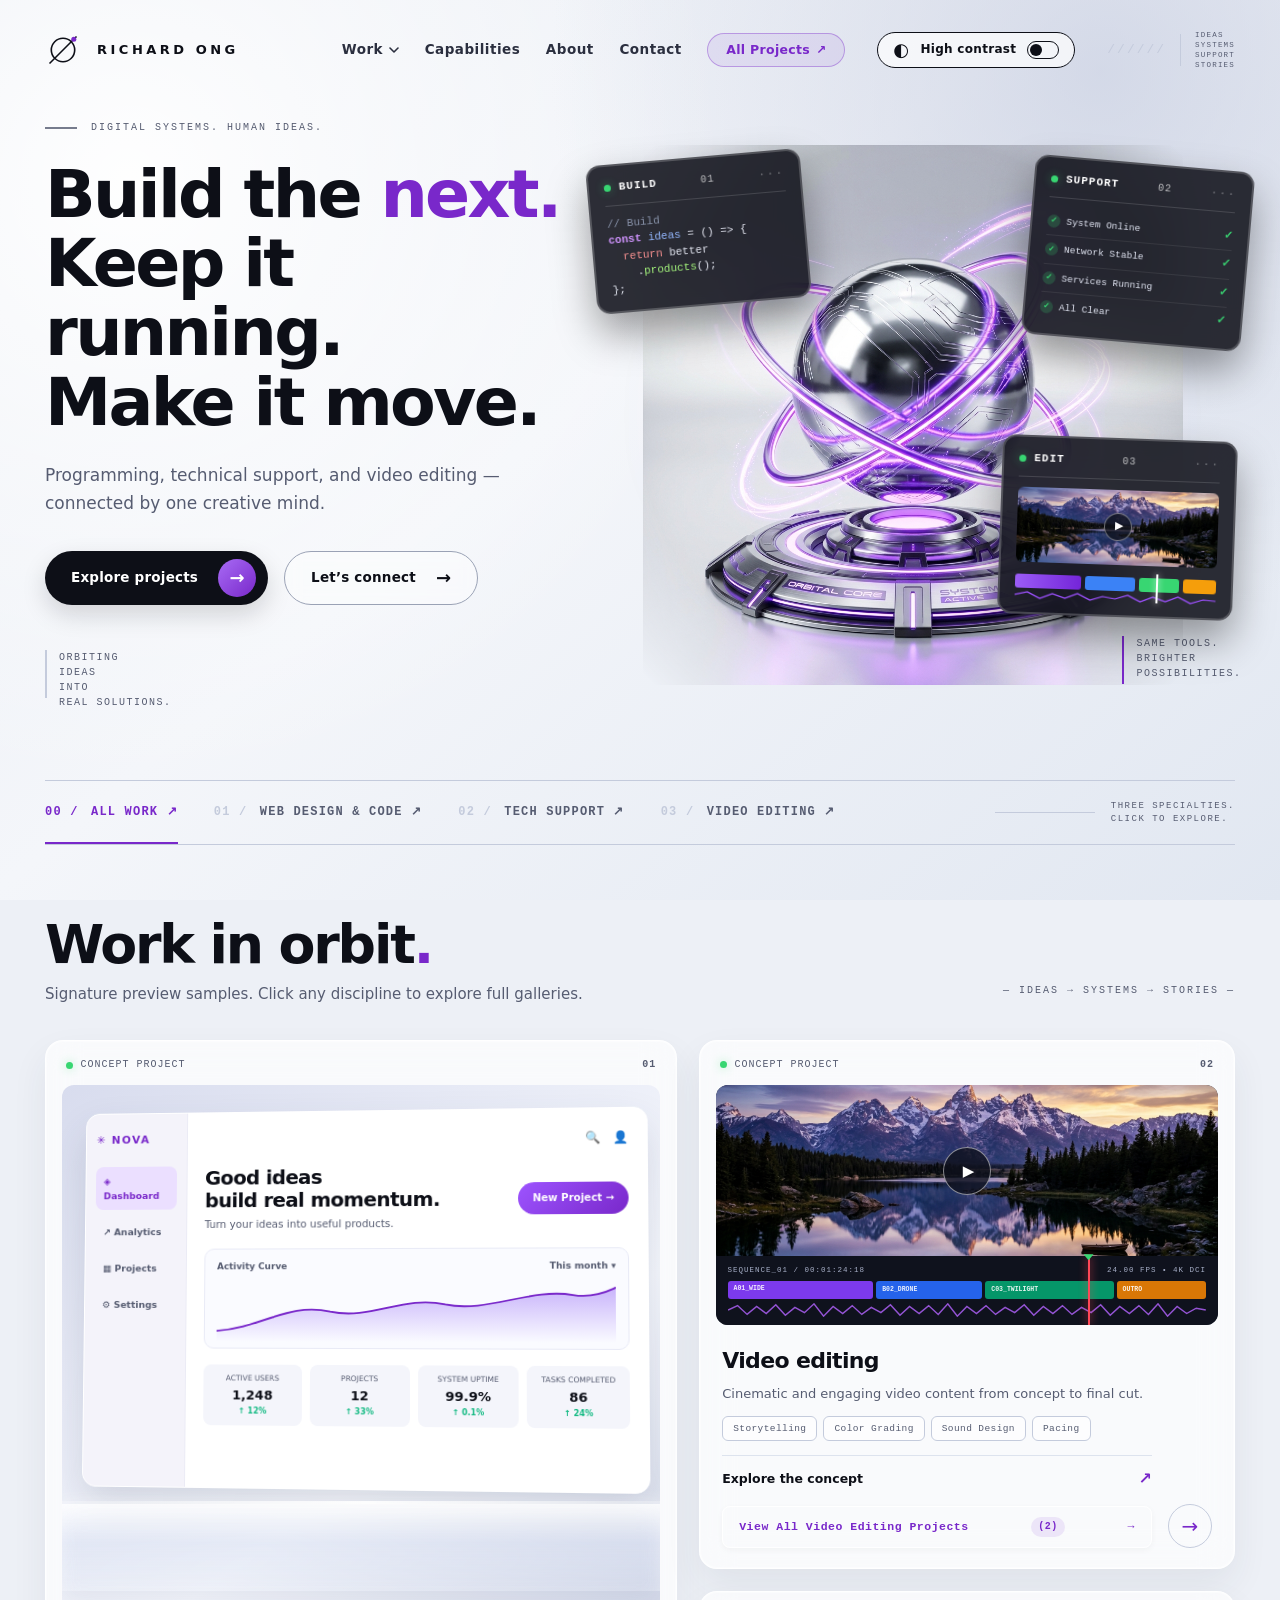
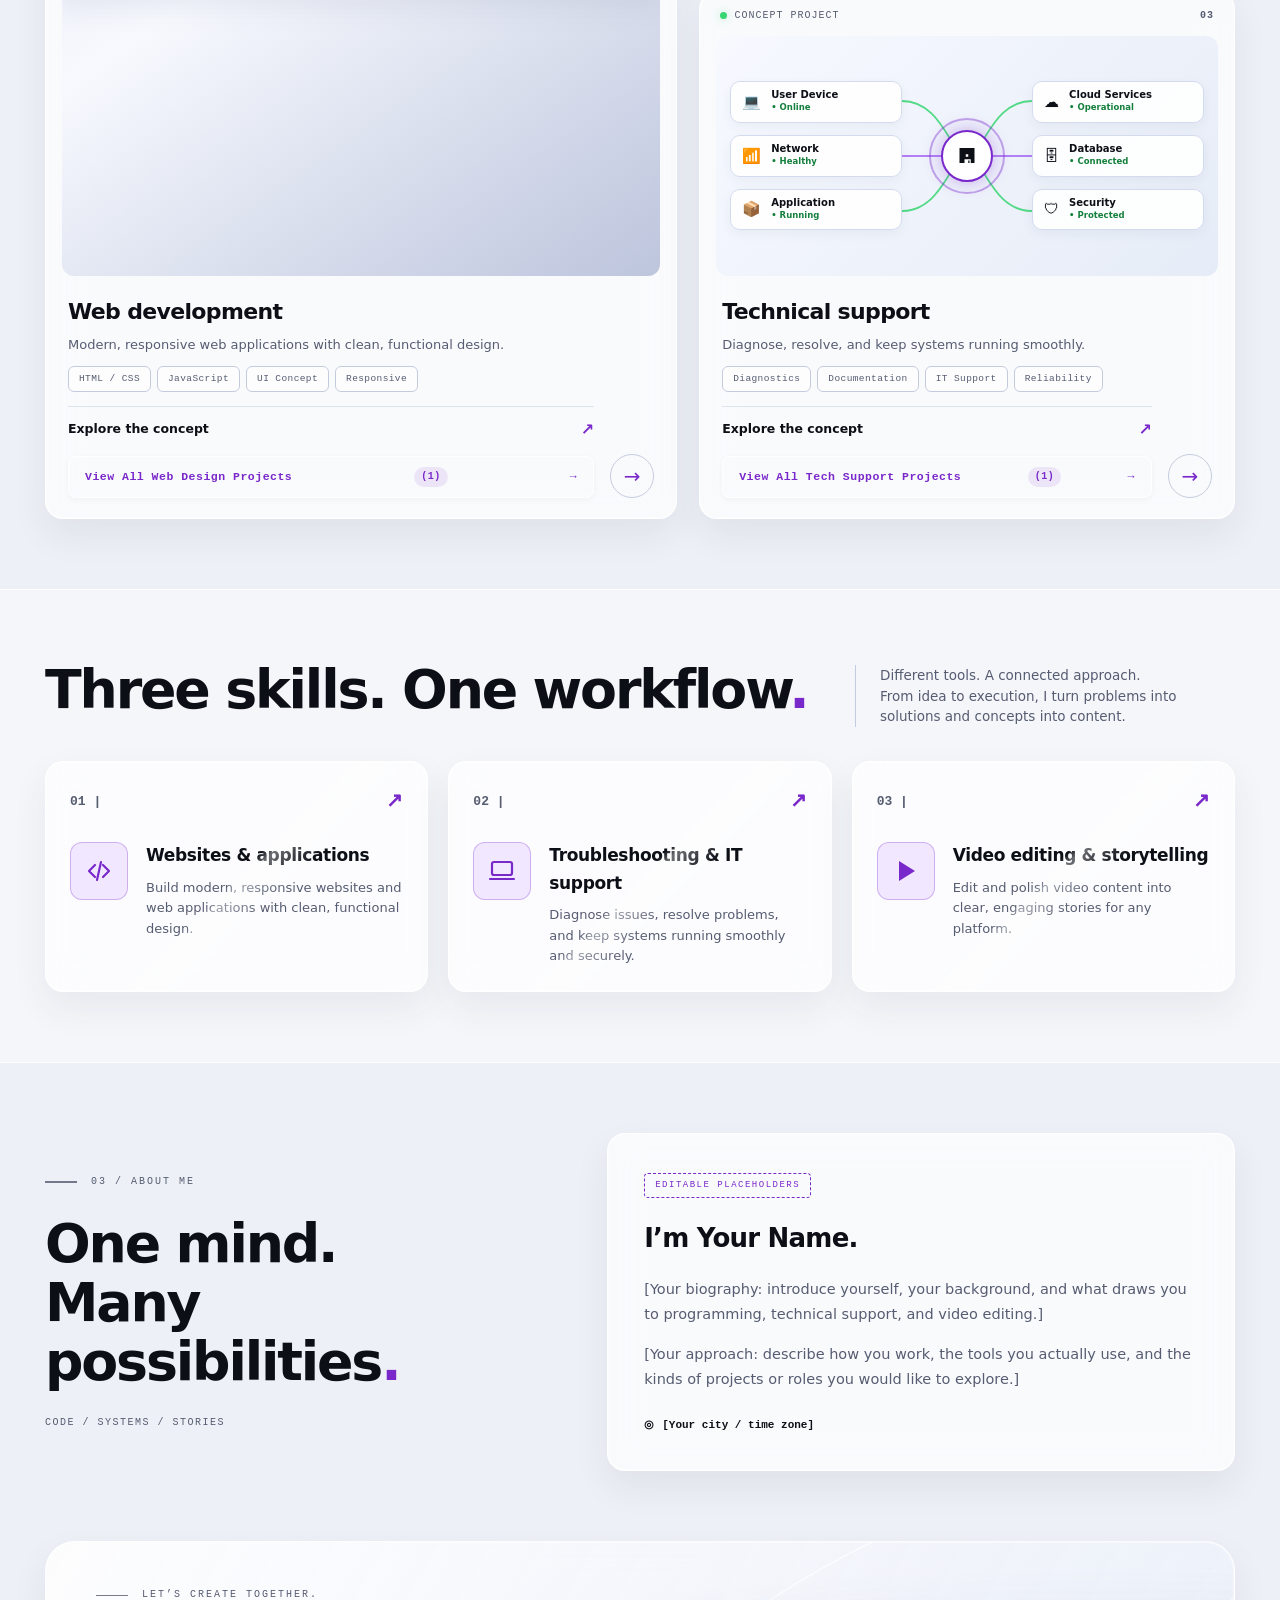
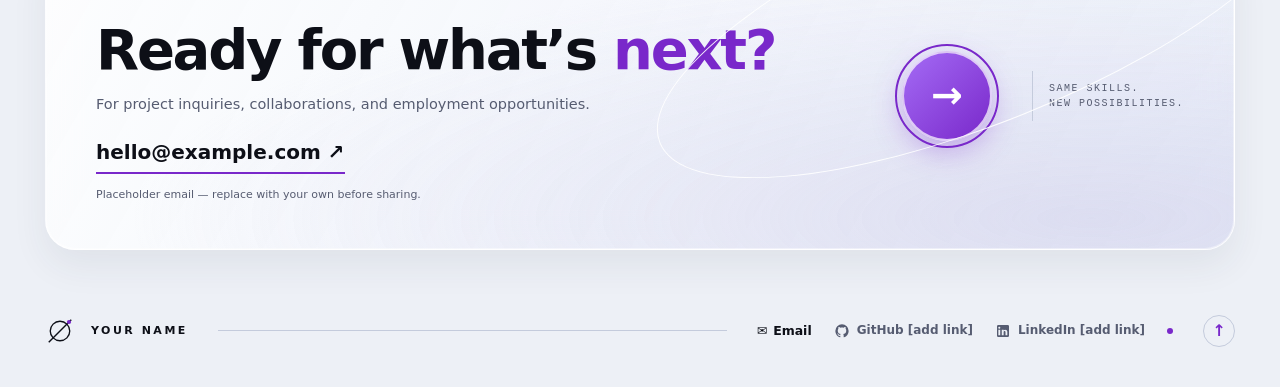
<file: index.html>
<!doctype html>
<html lang="en">
<head>
  <meta charset="utf-8">
  <meta name="viewport" content="width=device-width, initial-scale=1">
  <meta name="description" content="Personal portfolio of Your Name — programming, technical support, and video editing. Explore concept projects across code, systems, and storytelling.">
  <meta name="theme-color" content="#edf0f6">
  <title>Your Name — Code. Systems. Stories.</title>
  <link rel="icon" type="image/svg+xml" href="data:image/svg+xml,%3Csvg xmlns='http://www.w3.org/2000/svg' viewBox='0 0 36 36'%3E%3Ccircle cx='18' cy='18' r='12' fill='none' stroke='%230d0f17' stroke-width='2'/%3E%3Cline x1='4' y1='32' x2='32' y2='4' stroke='%230d0f17' stroke-width='2'/%3E%3Ccircle cx='30' cy='6' r='3' fill='%237928ca'/%3E%3C/svg%3E">
  <link rel="stylesheet" href="styles.css?v=20261027_03">
  <script src="script.js?v=20261027_03" defer></script>
</head>
<body>
  <a class="skip-link" href="#main">Skip to content</a>

  <!-- =========================================================================
       HEADER NAVIGATION
       ========================================================================= -->
  <header class="site-header shell">
    <a class="brand" href="#home" aria-label="Portfolio home">
      <svg class="orbit-logo-svg" viewBox="0 0 40 40" width="36" height="36" aria-hidden="true">
        <circle cx="20" cy="20" r="13" fill="none" stroke="currentColor" stroke-width="1.8"/>
        <line x1="5" y1="35" x2="35" y2="5" stroke="currentColor" stroke-width="1.8"/>
        <circle cx="32" cy="8" r="2.8" fill="var(--accent)"/>
      </svg>
      <span class="brand-name" data-profile="name">YOUR NAME</span>
    </a>

    <button class="menu-toggle" type="button" aria-controls="navigation" aria-expanded="false" hidden>
      <span class="menu-label">Menu</span>
      <span class="menu-bars" aria-hidden="true">
        <span></span><span></span><span></span>
      </span>
    </button>

    <nav id="navigation" class="site-nav" aria-label="Main navigation">
      <!-- Desktop Navigation Links -->
      <div class="nav-desktop-links">
        <div class="nav-dropdown">
          <a href="#work" class="nav-link nav-dropdown-trigger" aria-haspopup="true" aria-expanded="false">
            <span>Work</span>
            <svg class="dropdown-chevron" width="10" height="6" viewBox="0 0 10 6" fill="none" aria-hidden="true">
              <path d="M1 1L5 5L9 1" stroke="currentColor" stroke-width="1.6" stroke-linecap="round" stroke-linejoin="round"/>
            </svg>
          </a>
          <div class="nav-dropdown-menu" role="menu">
            <div class="dropdown-menu-header">PROJECT DIRECTORIES</div>
            <a href="#work" class="dropdown-item" role="menuitem">
              <span class="dropdown-item-icon">✦</span>
              <div class="dropdown-item-info">
                <span class="dropdown-item-title">Featured Showcase</span>
                <span class="dropdown-item-desc">Selected works on this page</span>
              </div>
            </a>
            <div class="dropdown-menu-divider"></div>
            <a href="projects.html" class="dropdown-item" role="menuitem">
              <span class="dropdown-item-icon">📁</span>
              <div class="dropdown-item-info">
                <span class="dropdown-item-title">All Projects Archive <span class="arrow-ext">↗</span></span>
                <span class="dropdown-item-desc">Browse full catalog across all disciplines</span>
              </div>
            </a>
            <a href="development.html" class="dropdown-item" role="menuitem">
              <span class="dropdown-item-icon">💻</span>
              <div class="dropdown-item-info">
                <span class="dropdown-item-title">Web Design &amp; Code <span class="arrow-ext">↗</span></span>
                <span class="dropdown-item-desc">Interactive websites &amp; web apps</span>
              </div>
            </a>
            <a href="support.html" class="dropdown-item" role="menuitem">
              <span class="dropdown-item-icon">🛠️</span>
              <div class="dropdown-item-info">
                <span class="dropdown-item-title">Tech Support <span class="arrow-ext">↗</span></span>
                <span class="dropdown-item-desc">System optimization &amp; IT troubleshooting</span>
              </div>
            </a>
            <a href="video.html" class="dropdown-item" role="menuitem">
              <span class="dropdown-item-icon">🎬</span>
              <div class="dropdown-item-info">
                <span class="dropdown-item-title">Video Editing <span class="arrow-ext">↗</span></span>
                <span class="dropdown-item-desc">Cinematic reels, promos &amp; shorts</span>
              </div>
            </a>
          </div>
        </div>

        <a href="#capabilities" class="nav-link">Capabilities</a>
        <a href="#about" class="nav-link">About</a>
        <a href="#contact" class="nav-link">Contact</a>
        <a href="projects.html" class="nav-cta-pill">All Projects <span class="pill-arrow" aria-hidden="true">↗</span></a>
      </div>

      <!-- Mobile Navigation Drawer -->
      <div class="nav-mobile-drawer">
        <div class="nav-mobile-group">
          <span class="nav-mobile-label">PAGE SECTIONS</span>
          <a href="#work" class="nav-mobile-link"><span class="nav-mobile-dot"></span> Work</a>
          <a href="#capabilities" class="nav-mobile-link"><span class="nav-mobile-dot"></span> Capabilities</a>
          <a href="#about" class="nav-mobile-link"><span class="nav-mobile-dot"></span> About</a>
          <a href="#contact" class="nav-mobile-link"><span class="nav-mobile-dot"></span> Contact</a>
        </div>
        <div class="nav-mobile-divider"></div>
        <div class="nav-mobile-group">
          <span class="nav-mobile-label">EXPLORE ARCHIVES</span>
          <a href="projects.html" class="nav-mobile-page-link highlight">
            <span class="page-icon">📁</span>
            <span class="page-title">All Projects Directory</span>
            <span class="page-arrow">↗</span>
          </a>
          <a href="development.html" class="nav-mobile-page-link">
            <span class="page-icon">💻</span>
            <span class="page-title">Web Design &amp; Code</span>
            <span class="page-arrow">↗</span>
          </a>
          <a href="support.html" class="nav-mobile-page-link">
            <span class="page-icon">🛠️</span>
            <span class="page-title">Tech Support</span>
            <span class="page-arrow">↗</span>
          </a>
          <a href="video.html" class="nav-mobile-page-link">
            <span class="page-icon">🎬</span>
            <span class="page-title">Video Editing</span>
            <span class="page-arrow">↗</span>
          </a>
        </div>
      </div>
    </nav>

    <button class="contrast-toggle" type="button" aria-pressed="false" hidden>
      <span class="contrast-icon" aria-hidden="true">◐</span>
      <span class="contrast-text">High contrast</span>
      <span class="switch" aria-hidden="true"></span>
    </button>

    <div class="header-detail" aria-hidden="true">
      <span class="slash-accents">//////</span>
      <span class="detail-divider"></span>
      <div class="detail-stack">
        <span>IDEAS</span>
        <span>SYSTEMS</span>
        <span>SUPPORT</span>
        <span>STORIES</span>
      </div>
    </div>
  </header>

  <main id="main">
    <!-- =========================================================================
         HERO SECTION
         ========================================================================= -->
    <section class="hero shell" id="home" aria-labelledby="hero-title">
      <div class="hero-copy">
        <p class="eyebrow"><span class="eyebrow-rule"></span> DIGITAL SYSTEMS. HUMAN IDEAS.</p>
        <h1 id="hero-title" data-profile="headline">Build the <span class="accent">next.</span><br>Keep it running.<br>Make it move.</h1>
        <p class="hero-intro" data-profile="intro">Programming, technical support, and video editing — connected by one creative mind.</p>
        
        <div class="hero-actions">
          <a class="button primary" href="#work">
            <span>Explore projects</span>
            <span class="arrow-disc" aria-hidden="true">→</span>
          </a>
          <a class="button secondary" href="#contact">
            <span>Let’s connect</span>
            <span class="secondary-arrow" aria-hidden="true">→</span>
          </a>
        </div>

        <div class="hero-annotation hero-note">
          <span class="annotation-bar"></span>
          <p class="micro">ORBITING<br>IDEAS<br>INTO<br>REAL SOLUTIONS.</p>
        </div>
      </div>

      <!-- Orbital Hero Scene Artwork -->
      <div class="orbital-scene" aria-label="Illustration of a futuristic metallic orbital core with neon violet rings, surrounded by code, support, and video editing concept panels" role="img">
        <div class="orbital-stage">
          <div class="orbital-ambient-glow" aria-hidden="true"></div>
          
          <!-- Central 3D Futuristic Core Graphic & Pedestal -->
          <div class="orbital-core-container">
            <img class="orbital-core-image" src="assets/orbital-core.jpg" alt="" aria-hidden="true" width="560" height="560" loading="eager">
          </div>

          <!-- Floating Card 01: Build / Code Panel -->
          <div class="floating-panel build-panel glass-dark">
            <div class="panel-heading">
              <span class="panel-tag"><i class="status-dot green"></i> BUILD</span>
              <span class="panel-num">01</span>
              <span class="panel-dots" aria-hidden="true">···</span>
            </div>
            <pre class="code-snippet"><code><span class="code-comment">// Build</span>
<span class="code-keyword">const</span> <span class="code-fn">ideas</span> = () =&gt; {
  <span class="code-return">return</span> better
    .<span class="code-call">products</span>();
};</code></pre>
          </div>

          <!-- Floating Card 02: Support Status Panel -->
          <div class="floating-panel support-panel glass-dark">
            <div class="panel-heading">
              <span class="panel-tag"><i class="status-dot green"></i> SUPPORT</span>
              <span class="panel-num">02</span>
              <span class="panel-dots" aria-hidden="true">···</span>
            </div>
            <ul class="support-list">
              <li>
                <span class="support-item"><span class="icon-circle green-tint">✓</span> System Online</span>
                <span class="check-icon">✓</span>
              </li>
              <li>
                <span class="support-item"><span class="icon-circle green-tint">✓</span> Network Stable</span>
                <span class="check-icon">✓</span>
              </li>
              <li>
                <span class="support-item"><span class="icon-circle green-tint">✓</span> Services Running</span>
                <span class="check-icon">✓</span>
              </li>
              <li>
                <span class="support-item"><span class="icon-circle green-tint">✓</span> All Clear</span>
                <span class="check-icon">✓</span>
              </li>
            </ul>
          </div>

          <!-- Floating Card 03: Video Edit Panel -->
          <div class="floating-panel edit-panel glass-dark">
            <div class="panel-heading">
              <span class="panel-tag"><i class="status-dot green"></i> EDIT</span>
              <span class="panel-num">03</span>
              <span class="panel-dots" aria-hidden="true">···</span>
            </div>
            <div class="mini-video-player">
              <img src="assets/mountain-preview.jpg" alt="Cinematic landscape preview" width="260" height="130" loading="eager">
              <span class="mini-play-btn" aria-hidden="true">▶</span>
            </div>
            <div class="mini-timeline" aria-hidden="true">
              <div class="timeline-tracks">
                <span class="track tr-purple"></span>
                <span class="track tr-blue"></span>
                <span class="track tr-green"></span>
                <span class="track tr-yellow"></span>
              </div>
              <div class="timeline-waveform-mini">
                <svg viewBox="0 0 160 8" preserveAspectRatio="none"><path d="M0,4 L10,1 L20,7 L30,2 L40,6 L50,1 L60,7 L70,3 L80,5 L90,1 L100,7 L110,2 L120,6 L130,1 L140,7 L150,3 L160,4" stroke="#9d50ff" stroke-width="1.2" fill="none"/></svg>
              </div>
              <div class="timeline-scrubber" style="left: 70%;"></div>
            </div>
          </div>

          <div class="hero-annotation scene-note">
            <span class="annotation-bar"></span>
            <p class="micro">SAME TOOLS.<br>BRIGHTER<br>POSSIBILITIES.</p>
          </div>
        </div>
      </div>
    </section>

    <!-- =========================================================================
         ORBIT STRIP / FILTER TABS
         ========================================================================= -->
    <div class="orbit-strip shell" id="work-strip">
      <div class="filters" role="navigation" aria-label="Browse specialty pages">
        <a class="filter-tab active" href="projects.html">
          <span class="tab-index">00 /</span> ALL WORK ↗
        </a>
        <a class="filter-tab" href="development.html">
          <span class="tab-index">01 /</span> WEB DESIGN &amp; CODE ↗
        </a>
        <a class="filter-tab" href="support.html">
          <span class="tab-index">02 /</span> TECH SUPPORT ↗
        </a>
        <a class="filter-tab" href="video.html">
          <span class="tab-index">03 /</span> VIDEO EDITING ↗
        </a>
      </div>
      <div class="strip-legend" aria-hidden="true">
        <span class="legend-line"></span>
        <span class="legend-text">THREE SPECIALTIES.<br>CLICK TO EXPLORE.</span>
      </div>
    </div>

    <!-- =========================================================================
         WORK IN ORBIT SECTION
         ========================================================================= -->
    <section class="work-section shell section" id="work" aria-labelledby="work-title">
      <div class="section-heading">
        <div>
          <h2 id="work-title">Work in orbit<span class="accent">.</span></h2>
          <p class="section-sub">Signature preview samples. Click any discipline to explore full galleries.</p>
        </div>
        <span class="micro section-code" aria-hidden="true">— IDEAS → SYSTEMS → STORIES —</span>
      </div>

      <p id="filter-status" class="sr-only" role="status" aria-live="polite" aria-atomic="true">
        Showing signature concept previews across development, tech support, and video editing.
      </p>

      <!-- Projects Grid: 01 Left Tall, 02 Top-Right, 03 Bottom-Right -->
      <div class="project-grid" id="project-grid">
        
        <!-- Project 01: Web Development (Nova Workspace) -->
        <article class="project-card development-card glass" data-category="development">
          <div class="project-label">
            <span class="concept-badge"><i class="status-dot green"></i> CONCEPT PROJECT</span>
            <span class="project-num">01</span>
          </div>

          <div class="project-visual dashboard-visual" aria-hidden="true">
            <div class="dashboard-window">
              <!-- Nova Sidebar -->
              <aside class="dash-sidebar">
                <div class="dash-logo">
                  <span class="dash-logo-icon">✳</span> NOVA
                </div>
                <nav class="dash-nav">
                  <span class="dash-item active">◈ Dashboard</span>
                  <span class="dash-item">↗ Analytics</span>
                  <span class="dash-item">▦ Projects</span>
                  <span class="dash-item">⚙ Settings</span>
                </nav>
              </aside>

              <!-- Nova Main Content Area -->
              <div class="dash-content">
                <div class="dash-topbar">
                  <div class="dash-search-mock">🔍</div>
                  <div class="dash-user-mock">👤</div>
                </div>

                <div class="dash-banner">
                  <div class="dash-banner-text">
                    <h4 class="dash-heading">Good ideas<br>build real momentum.</h4>
                    <p class="dash-desc">Turn your ideas into useful products.</p>
                  </div>
                  <span class="mock-button">New Project →</span>
                </div>

                <!-- Area Wave Chart with time selector -->
                <div class="dash-chart-box">
                  <div class="chart-header">
                    <span class="chart-title">Activity Curve</span>
                    <span class="chart-period">This month ▾</span>
                  </div>
                  <svg class="dash-chart-svg" viewBox="0 0 380 90" preserveAspectRatio="none">
                    <defs>
                      <linearGradient id="chartGrad" x1="0" y1="0" x2="0" y2="1">
                        <stop offset="0%" stop-color="#8b5cf6" stop-opacity="0.45"/>
                        <stop offset="100%" stop-color="#8b5cf6" stop-opacity="0.0"/>
                      </linearGradient>
                    </defs>
                    <path d="M0,75 C45,70 70,35 110,48 C150,60 180,25 220,38 C260,50 300,15 340,25 C360,30 375,18 380,15 L380,90 L0,90 Z" fill="url(#chartGrad)"/>
                    <path d="M0,75 C45,70 70,35 110,48 C150,60 180,25 220,38 C260,50 300,15 340,25 C360,30 375,18 380,15" fill="none" stroke="#7928ca" stroke-width="2.5" stroke-linecap="round"/>
                  </svg>
                </div>

                <!-- 4 KPI Metrics matching visual reference -->
                <div class="dash-metrics-grid">
                  <div class="dash-kpi">
                    <span class="kpi-label">Active Users</span>
                    <strong class="kpi-val">1,248</strong>
                    <span class="kpi-trend green-text">↑ 12%</span>
                  </div>
                  <div class="dash-kpi">
                    <span class="kpi-label">Projects</span>
                    <strong class="kpi-val">12</strong>
                    <span class="kpi-trend green-text">↑ 33%</span>
                  </div>
                  <div class="dash-kpi">
                    <span class="kpi-label">System Uptime</span>
                    <strong class="kpi-val">99.9%</strong>
                    <span class="kpi-trend green-text">↑ 0.1%</span>
                  </div>
                  <div class="dash-kpi">
                    <span class="kpi-label">Tasks Completed</span>
                    <strong class="kpi-val">86</strong>
                    <span class="kpi-trend green-text">↑ 24%</span>
                  </div>
                </div>
              </div>
            </div>

            <!-- 3D Translucent Glass Platform / Acrylic Slab Reflection -->
            <div class="dashboard-platform-reflection">
              <div class="acrylic-edge"></div>
              <div class="acrylic-body"></div>
            </div>
          </div>

          <div class="project-copy">
            <div class="project-copy-main">
              <h3>Web development</h3>
              <p>Modern, responsive web applications with clean, functional design.</p>
              <div class="tags">
                <span>HTML / CSS</span>
                <span>JavaScript</span>
                <span>UI Concept</span>
                <span>Responsive</span>
              </div>
              <details class="concept-disclosure">
                <summary>Explore the concept <span class="summary-arrow" aria-hidden="true">↗</span></summary>
                <div class="disclosure-body">
                  <p>Proposed scope: design and build a modular workspace dashboard with accessible controls, smooth data visualizations, and high responsiveness. Sample concept project created to demonstrate engineering and interface capabilities.</p>
                  <a class="project-live-link" data-project-link="development" hidden>Live Project ↗</a>
                </div>
              </details>
              <a href="development.html" class="category-page-btn">View All Web Design Projects <span class="cat-count" data-cat-count="development">(1)</span> →</a>
            </div>
            <a class="card-circle-btn" href="development.html" aria-label="Explore all Web Development projects">
              <span class="circle-btn-arrow" aria-hidden="true">→</span>
            </a>
          </div>
        </article>

        <!-- Project 02: Video Editing (Beyond the Frame) -->
        <article class="project-card video-card glass" data-category="video">
          <div class="project-label">
            <span class="concept-badge"><i class="status-dot green"></i> CONCEPT PROJECT</span>
            <span class="project-num">02</span>
          </div>

          <div class="project-visual video-visual" aria-hidden="true">
            <div class="video-preview-frame">
              <img src="assets/mountain-preview.jpg" alt="Cinematic landscape edit preview" width="600" height="260" loading="lazy">
              <div class="video-play-disc">
                <span class="play-triangle">▶</span>
              </div>
            </div>
            <div class="nle-timeline-bar">
              <div class="timeline-meta">
                <span class="timeline-tc">SEQUENCE_01 / 00:01:24:18</span>
                <span class="timeline-fps">24.00 FPS • 4K DCI</span>
              </div>
              <div class="timeline-multitrack">
                <div class="track-block clip-purple" style="flex: 2.5;"><span>A01_WIDE</span></div>
                <div class="track-block clip-blue" style="flex: 1.8;"><span>B02_DRONE</span></div>
                <div class="track-block clip-green" style="flex: 2.2;"><span>C03_TWILIGHT</span></div>
                <div class="track-block clip-yellow" style="flex: 1.5;"><span>OUTRO</span></div>
              </div>
              <div class="audio-waveform-row">
                <svg class="waveform-svg" viewBox="0 0 500 16" preserveAspectRatio="none">
                  <path d="M0,8 L10,3 L20,13 L30,4 L40,12 L50,2 L60,14 L70,5 L80,11 L90,1 L100,15 L110,4 L120,12 L130,3 L140,13 L150,5 L160,11 L170,2 L180,14 L190,4 L200,12 L210,3 L220,13 L230,1 L240,15 L250,4 L260,12 L270,3 L280,13 L290,5 L300,11 L310,2 L320,14 L330,4 L340,12 L350,3 L360,13 L370,5 L380,11 L390,2 L400,14 L410,4 L420,12 L430,3 L440,13 L450,1 L460,15 L470,4 L480,12 L490,6 L500,8" stroke="#9353d3" stroke-width="1.6" fill="none"/>
                </svg>
              </div>
              <div class="nle-playhead-line" style="left: 74%;">
                <span class="playhead-marker"></span>
              </div>
            </div>
          </div>

          <div class="project-copy">
            <div class="project-copy-main">
              <h3>Video editing</h3>
              <p>Cinematic and engaging video content from concept to final cut.</p>
              <div class="tags">
                <span>Storytelling</span>
                <span>Color Grading</span>
                <span>Sound Design</span>
                <span>Pacing</span>
              </div>
              <details class="concept-disclosure">
                <summary>Explore the concept <span class="summary-arrow" aria-hidden="true">↗</span></summary>
                <div class="disclosure-body">
                  <p>Proposed scope: craft a narrative arc from raw footage, apply natural color harmonies, balance dynamic audio waveforms, and deliver multi-format exports. Concept demonstration showcasing pacing and editorial polish.</p>
                  <a class="project-live-link" data-project-link="video" hidden>Live Project ↗</a>
                </div>
              </details>
              <a href="video.html" class="category-page-btn">View All Video Editing Projects <span class="cat-count" data-cat-count="video">(2)</span> →</a>
            </div>
            <a class="card-circle-btn" href="video.html" aria-label="Explore all Video Editing projects">
              <span class="circle-btn-arrow" aria-hidden="true">→</span>
            </a>
          </div>
        </article>

        <!-- Project 03: Technical Support (Connected & Clear) -->
        <article class="project-card support-card glass" data-category="support">
          <div class="project-label">
            <span class="concept-badge"><i class="status-dot green"></i> CONCEPT PROJECT</span>
            <span class="project-num">03</span>
          </div>

          <div class="project-visual network-visual" aria-hidden="true">
            <div class="network-diagram-container">
              <!-- Left Stack: Client / Endpoint -->
              <div class="network-column">
                <div class="net-node" id="node-device">
                  <span class="node-icon">💻</span>
                  <div class="node-text">
                    <span class="node-name">User Device</span>
                    <span class="node-status green-status">• Online</span>
                  </div>
                </div>
                <div class="net-node" id="node-network">
                  <span class="node-icon">📶</span>
                  <div class="node-text">
                    <span class="node-name">Network</span>
                    <span class="node-status green-status">• Healthy</span>
                  </div>
                </div>
                <div class="net-node" id="node-app">
                  <span class="node-icon">📦</span>
                  <div class="node-text">
                    <span class="node-name">Application</span>
                    <span class="node-status green-status">• Running</span>
                  </div>
                </div>
              </div>

              <!-- Center Hub with SVG circuit trace lines -->
              <div class="network-hub-area">
                <svg class="circuit-traces-svg" viewBox="0 0 160 180" preserveAspectRatio="none">
                  <!-- Traces from left to center -->
                  <path d="M 0,35 C 50,35 60,90 80,90" stroke="#38d672" stroke-width="2" fill="none" opacity="0.85"/>
                  <path d="M 0,90 L 80,90" stroke="#a86bf5" stroke-width="2" fill="none" opacity="0.85"/>
                  <path d="M 0,145 C 50,145 60,90 80,90" stroke="#38d672" stroke-width="2" fill="none" opacity="0.85"/>
                  <!-- Traces from center to right -->
                  <path d="M 80,90 C 100,90 110,35 160,35" stroke="#38d672" stroke-width="2" fill="none" opacity="0.85"/>
                  <path d="M 80,90 L 160,90" stroke="#a86bf5" stroke-width="2" fill="none" opacity="0.85"/>
                  <path d="M 80,90 C 100,90 110,145 160,145" stroke="#38d672" stroke-width="2" fill="none" opacity="0.85"/>
                </svg>

                <div class="network-hub">
                  <div class="hub-pulse-ring"></div>
                  <div class="hub-core">
                    <span class="server-rack-icon">🖪</span>
                  </div>
                </div>
              </div>

              <!-- Right Stack: Cloud, Database & Security -->
              <div class="network-column">
                <div class="net-node" id="node-cloud">
                  <span class="node-icon">☁</span>
                  <div class="node-text">
                    <span class="node-name">Cloud Services</span>
                    <span class="node-status green-status">• Operational</span>
                  </div>
                </div>
                <div class="net-node" id="node-db">
                  <span class="node-icon">🗄</span>
                  <div class="node-text">
                    <span class="node-name">Database</span>
                    <span class="node-status green-status">• Connected</span>
                  </div>
                </div>
                <div class="net-node" id="node-sec">
                  <span class="node-icon">🛡</span>
                  <div class="node-text">
                    <span class="node-name">Security</span>
                    <span class="node-status green-status">• Protected</span>
                  </div>
                </div>
              </div>
            </div>
          </div>

          <div class="project-copy">
            <div class="project-copy-main">
              <h3>Technical support</h3>
              <p>Diagnose, resolve, and keep systems running smoothly.</p>
              <div class="tags">
                <span>Diagnostics</span>
                <span>Documentation</span>
                <span>IT Support</span>
                <span>Reliability</span>
              </div>
              <details class="concept-disclosure">
                <summary>Explore the concept <span class="summary-arrow" aria-hidden="true">↗</span></summary>
                <div class="disclosure-body">
                  <p>Proposed scope: root-cause diagnosis, infrastructure connectivity troubleshooting, SLA-backed issue resolution, and clear technical playbooks. Illustrated concept architecture model.</p>
                  <a class="project-live-link" data-project-link="support" hidden>Live Project ↗</a>
                </div>
              </details>
              <a href="support.html" class="category-page-btn">View All Tech Support Projects <span class="cat-count" data-cat-count="support">(1)</span> →</a>
            </div>
            <a class="card-circle-btn" href="support.html" aria-label="Explore all Technical Support projects">
              <span class="circle-btn-arrow" aria-hidden="true">→</span>
            </a>
          </div>
        </article>

      </div>
    </section>

    <!-- =========================================================================
         CAPABILITIES SECTION ("THREE SKILLS. ONE WORKFLOW.")
         ========================================================================= -->
    <section class="capabilities-section section" id="capabilities" aria-labelledby="capabilities-title">
      <div class="shell">
        <div class="section-heading">
          <div>
            <h2 id="capabilities-title">Three skills. One workflow<span class="accent">.</span></h2>
          </div>
          <p class="heading-note">Different tools. A connected approach.<br>From idea to execution, I turn problems into solutions and concepts into content.</p>
        </div>

        <div class="capability-grid">
          <!-- Capability 01: Websites & Applications -->
          <article class="capability glass">
            <div class="cap-number">
              <span>01 |</span>
              <span class="cap-arrow" aria-hidden="true">↗</span>
            </div>
            <div class="cap-body">
              <div class="cap-icon-box" aria-hidden="true">
                <svg viewBox="0 0 28 28" width="28" height="28" fill="none" stroke="currentColor" stroke-width="2.2" stroke-linecap="round" stroke-linejoin="round">
                  <polyline points="18 8 24 14 18 20"></polyline>
                  <polyline points="10 8 4 14 10 20"></polyline>
                  <line x1="16" y1="5" x2="12" y2="23"></line>
                </svg>
              </div>
              <div class="cap-info">
                <h3>Websites & applications</h3>
                <p>Build modern, responsive websites and web applications with clean, functional design.</p>
              </div>
            </div>
          </article>

          <!-- Capability 02: Troubleshooting & IT Support -->
          <article class="capability glass">
            <div class="cap-number">
              <span>02 |</span>
              <span class="cap-arrow" aria-hidden="true">↗</span>
            </div>
            <div class="cap-body">
              <div class="cap-icon-box" aria-hidden="true">
                <svg viewBox="0 0 28 28" width="28" height="28" fill="none" stroke="currentColor" stroke-width="2.2" stroke-linecap="round" stroke-linejoin="round">
                  <rect x="4" y="5" width="20" height="13" rx="2"></rect>
                  <line x1="2" y1="22" x2="26" y2="22"></line>
                </svg>
              </div>
              <div class="cap-info">
                <h3>Troubleshooting & IT support</h3>
                <p>Diagnose issues, resolve problems, and keep systems running smoothly and securely.</p>
              </div>
            </div>
          </article>

          <!-- Capability 03: Video Editing & Storytelling -->
          <article class="capability glass">
            <div class="cap-number">
              <span>03 |</span>
              <span class="cap-arrow" aria-hidden="true">↗</span>
            </div>
            <div class="cap-body">
              <div class="cap-icon-box" aria-hidden="true">
                <svg viewBox="0 0 28 28" width="28" height="28" fill="currentColor">
                  <polygon points="7,4 23,14 7,24"></polygon>
                </svg>
              </div>
              <div class="cap-info">
                <h3>Video editing & storytelling</h3>
                <p>Edit and polish video content into clear, engaging stories for any platform.</p>
              </div>
            </div>
          </article>
        </div>
      </div>
    </section>

    <!-- =========================================================================
         ABOUT SECTION
         ========================================================================= -->
    <section class="about-section shell section" id="about" aria-labelledby="about-title">
      <div class="about-heading-col">
        <p class="eyebrow"><span class="eyebrow-rule"></span> 03 / ABOUT ME</p>
        <h2 id="about-title">One mind.<br>Many possibilities<span class="accent">.</span></h2>
        <p class="micro about-caption">CODE / SYSTEMS / STORIES</p>
      </div>

      <div class="about-copy glass">
        <span class="editable-label">EDITABLE PLACEHOLDERS</span>
        <h3>I’m <span data-profile="name">Your Name</span>.</h3>
        <p data-profile="bio">[Your biography: introduce yourself, your background, and what draws you to programming, technical support, and video editing.]</p>
        <p data-profile="approach">[Your approach: describe how you work, the tools you actually use, and the kinds of projects or roles you would like to explore.]</p>
        <p class="location">
          <span aria-hidden="true">◎</span> <span data-profile="location">[Your city / time zone]</span>
        </p>
      </div>
    </section>

    <!-- =========================================================================
         CONTACT / CTA BANNER ("READY FOR WHAT'S NEXT?")
         ========================================================================= -->
    <section class="contact-section shell" id="contact" aria-labelledby="contact-title">
      <div class="contact-panel glass">
        <div class="contact-main">
          <p class="eyebrow"><span class="eyebrow-rule"></span> LET’S CREATE TOGETHER.</p>
          <h2 id="contact-title">Ready for what’s <span class="accent">next?</span></h2>
          <p class="contact-sub">For project inquiries, collaborations, and employment opportunities.</p>
          <a id="email-link" class="contact-email" href="mailto:hello@example.com">
            <span data-profile="email">hello@example.com</span> <span aria-hidden="true">↗</span>
          </a>
          <p class="placeholder-note">Placeholder email — replace with your own before sharing.</p>
        </div>

        <a class="contact-arrow-btn" href="mailto:hello@example.com" id="contact-arrow" aria-label="Start an email">
          <span aria-hidden="true">→</span>
        </a>

        <div class="contact-side-note" aria-hidden="true">
          <span class="side-note-line"></span>
          <p class="micro">SAME SKILLS.<br>NEW POSSIBILITIES.</p>
        </div>
      </div>
    </section>
  </main>

  <!-- =========================================================================
       FOOTER
       ========================================================================= -->
  <footer class="site-footer shell">
    <a class="brand" href="#home" aria-label="Back to top">
      <svg class="orbit-logo-svg" viewBox="0 0 40 40" width="30" height="30" aria-hidden="true">
        <circle cx="20" cy="20" r="13" fill="none" stroke="currentColor" stroke-width="1.8"/>
        <line x1="5" y1="35" x2="35" y2="5" stroke="currentColor" stroke-width="1.8"/>
        <circle cx="32" cy="8" r="2.8" fill="var(--accent)"/>
      </svg>
      <span class="brand-name" data-profile="name">YOUR NAME</span>
    </a>

    <div class="footer-center-line" aria-hidden="true"></div>

    <div class="footer-links">
      <a href="mailto:hello@example.com" id="footer-email" class="footer-link">
        <span class="email-icon" aria-hidden="true">✉</span> Email
      </a>
      
      <span class="footer-social-wrapper" data-social="github">
        <svg class="social-icon" viewBox="0 0 24 24" width="16" height="16" fill="currentColor" aria-hidden="true">
          <path d="M12 2A10 10 0 0 0 2 12c0 4.42 2.87 8.17 6.84 9.5.5.08.66-.23.66-.5v-1.69c-2.77.6-3.36-1.34-3.36-1.34-.46-1.16-1.11-1.47-1.11-1.47-.91-.62.07-.6.07-.6 1 .07 1.53 1.03 1.53 1.03.87 1.52 2.34 1.07 2.91.83.1-.65.35-1.09.63-1.34-2.22-.25-4.55-1.11-4.55-4.92 0-1.11.38-2 1.03-2.71-.1-.25-.45-1.29.1-2.64 0 0 .84-.27 2.75 1.02.79-.22 1.65-.33 2.5-.33.85 0 1.71.11 2.5.33 1.91-1.29 2.75-1.02 2.75-1.02.55 1.35.2 2.39.1 2.64.65.71 1.03 1.6 1.03 2.71 0 3.82-2.34 4.66-4.57 4.91.36.31.69.92.69 1.85V21c0 .27.16.59.67.5C19.14 20.16 22 16.42 22 12A10 10 0 0 0 12 2z"/>
        </svg>
        GitHub [add link]
      </span>

      <span class="footer-social-wrapper" data-social="linkedin">
        <svg class="social-icon" viewBox="0 0 24 24" width="16" height="16" fill="currentColor" aria-hidden="true">
          <path d="M19 3a2 2 0 0 1 2 2v14a2 2 0 0 1-2 2H5a2 2 0 0 1-2-2V5a2 2 0 0 1 2-2h14m-.5 15.5v-5.3a3.26 3.26 0 0 0-3.26-3.26c-.85 0-1.84.52-2.28 1.3v-1.11h-2.79v8.37h2.79v-4.93c0-.77.62-1.4 1.39-1.4a1.4 1.4 0 0 1 1.4 1.4v4.93h2.75M6.46 8.76a1.53 1.53 0 1 0 0-3.06 1.53 1.53 0 0 0 0 3.06m1.39 9.74v-8.37H5.07v8.37z"/>
        </svg>
        LinkedIn [add link]
      </span>

      <span class="footer-accent-dot" aria-hidden="true"></span>
    </div>

    <a class="back-top" href="#home" aria-label="Back to top">↑</a>
  </footer>

  <noscript>
    <p class="noscript shell">All projects are visible. Enable JavaScript for interactive category filtering, mobile menu drawer, and contrast preferences.</p>
  </noscript>
</body>
</html>
</file>
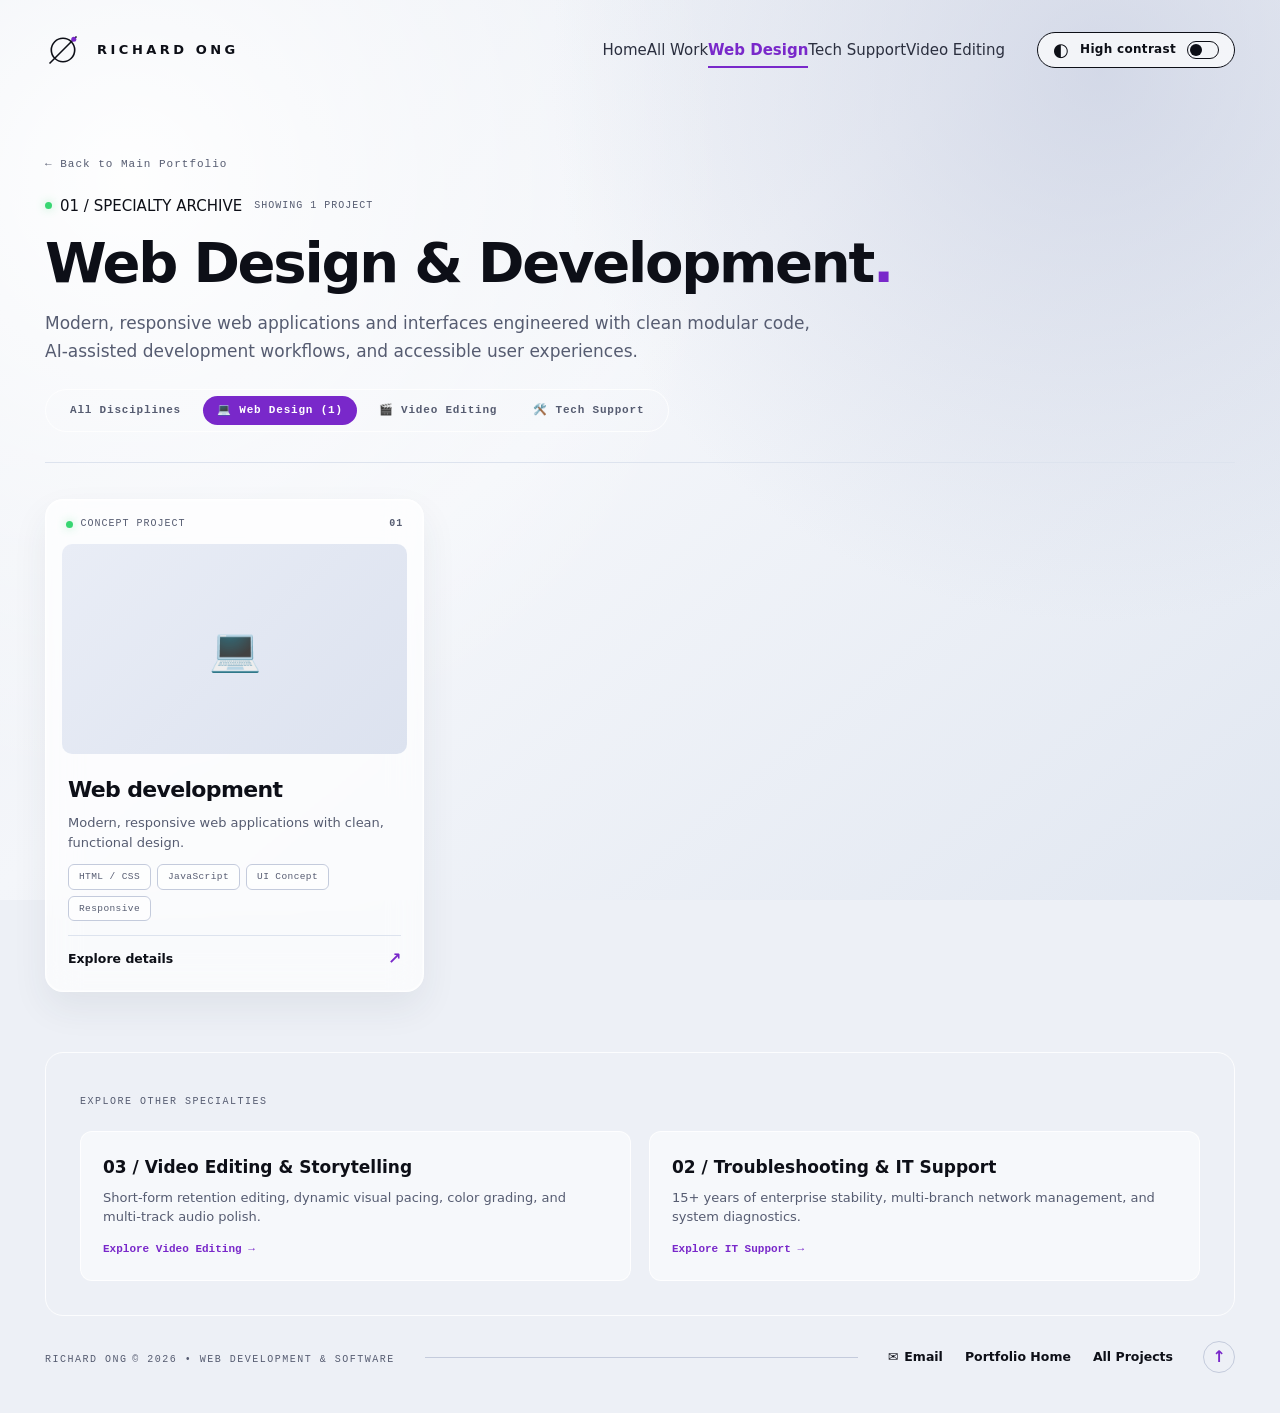
<file: development.html>
<!doctype html>
<html lang="en">
<head>
  <meta charset="utf-8">
  <meta name="viewport" content="width=device-width, initial-scale=1">
  <meta name="description" content="Web design and full-stack software development portfolio of Richard Ong. Modern responsive applications, Python/Flask prototypes, and accessible user interfaces.">
  <meta name="theme-color" content="#edf0f6">
  <title>Web Design &amp; Development — Richard Ong</title>
  <link rel="icon" type="image/svg+xml" href="data:image/svg+xml,%3Csvg xmlns='http://www.w3.org/2000/svg' viewBox='0 0 36 36'%3E%3Ccircle cx='18' cy='18' r='12' fill='none' stroke='%230d0f17' stroke-width='2'/%3E%3Cline x1='4' y1='32' x2='32' y2='4' stroke='%230d0f17' stroke-width='2'/%3E%3Ccircle cx='30' cy='6' r='3' fill='%237928ca'/%3E%3C/svg%3E">
  <link rel="stylesheet" href="styles.css?v=20261027_03">
  <script src="archive.js?v=20261027_03" defer></script>
</head>
<body data-page-category="development">
  <a class="skip-link" href="#archive-main">Skip to content</a>

  <!-- =========================================================================
       HEADER NAVIGATION
       ========================================================================= -->
  <header class="site-header shell">
    <a class="brand" href="index.html" aria-label="Portfolio home">
      <svg class="orbit-logo-svg" viewBox="0 0 40 40" width="36" height="36" aria-hidden="true">
        <circle cx="20" cy="20" r="13" fill="none" stroke="currentColor" stroke-width="1.8"/>
        <line x1="5" y1="35" x2="35" y2="5" stroke="currentColor" stroke-width="1.8"/>
        <circle cx="32" cy="8" r="2.8" fill="var(--accent)"/>
      </svg>
      <span class="brand-name" data-profile="name">RICHARD ONG</span>
    </a>

    <button class="menu-toggle" type="button" aria-controls="navigation" aria-expanded="false" hidden>
      <span class="menu-label">Menu</span>
      <span class="menu-bars" aria-hidden="true">
        <span></span><span></span><span></span>
      </span>
    </button>

    <nav id="navigation" aria-label="Main navigation">
      <a href="index.html">Home</a>
      <a href="projects.html">All Work</a>
      <a href="development.html" class="active" style="color: var(--accent); font-weight: 700;">Web Design</a>
      <a href="support.html">Tech Support</a>
      <a href="video.html">Video Editing</a>
    </nav>

    <button class="contrast-toggle" type="button" aria-pressed="false" hidden>
      <span class="contrast-icon" aria-hidden="true">◐</span>
      <span class="contrast-text">High contrast</span>
      <span class="switch" aria-hidden="true"></span>
    </button>
  </header>

  <main id="archive-main" class="shell">
    <!-- =========================================================================
         ARCHIVE HERO
         ========================================================================= -->
    <section class="archive-hero">
      <a href="index.html#work" class="archive-breadcrumb">← Back to Main Portfolio</a>

      <div class="archive-badge-row">
        <span class="concept-badge"><i class="status-dot green"></i> 01 / SPECIALTY ARCHIVE</span>
        <span id="archive-count-summary" class="micro" style="font-family: var(--font-mono); color: var(--muted); letter-spacing: 1px;">Showing development projects</span>
      </div>

      <h1 class="archive-title">Web Design &amp; Development<span class="accent">.</span></h1>
      <p class="archive-desc">
        Modern, responsive web applications and interfaces engineered with clean modular code, AI-assisted development workflows, and accessible user experiences.
      </p>

      <div class="archive-subnav">
        <a href="projects.html" class="archive-subnav-link">All Disciplines</a>
        <a href="development.html" class="archive-subnav-link active">💻 Web Design (<span id="archive-count-badge">1</span>)</a>
        <a href="video.html" class="archive-subnav-link">🎬 Video Editing</a>
        <a href="support.html" class="archive-subnav-link">🛠️ Tech Support</a>
      </div>
    </section>

    <!-- =========================================================================
         PROJECTS GRID
         ========================================================================= -->
    <section class="archive-content" aria-label="Web Development Projects">
      <div id="archive-grid" class="archive-grid">
        <!-- Dynamic development projects populated by archive.js -->
        <div class="loading-state" style="padding: 40px; text-align: center; color: var(--muted); font-family: var(--font-mono);">
          Loading web development projects...
        </div>
      </div>
    </section>

    <!-- =========================================================================
         CROSS-DISCIPLINE SWITCHER
         ========================================================================= -->
    <section class="cross-disciplines-box">
      <span class="micro" style="font-family: var(--font-mono); color: var(--muted); letter-spacing: 1.5px;">EXPLORE OTHER SPECIALTIES</span>
      <div class="cross-disciplines-grid">
        <a href="video.html" class="cross-discipline-card">
          <div>
            <h4>03 / Video Editing &amp; Storytelling</h4>
            <p>Short-form retention editing, dynamic visual pacing, color grading, and multi-track audio polish.</p>
          </div>
          <span class="cross-card-arrow">Explore Video Editing →</span>
        </a>

        <a href="support.html" class="cross-discipline-card">
          <div>
            <h4>02 / Troubleshooting &amp; IT Support</h4>
            <p>15+ years of enterprise stability, multi-branch network management, and system diagnostics.</p>
          </div>
          <span class="cross-card-arrow">Explore IT Support →</span>
        </a>
      </div>
    </section>
  </main>

  <!-- =========================================================================
       FOOTER
       ========================================================================= -->
  <footer class="site-footer shell">
    <div class="footer-meta">
      <span class="micro footer-brand" data-profile="name">RICHARD ONG</span>
      <span class="micro footer-copy">© 2026 • Web Development &amp; Software</span>
    </div>

    <div class="footer-center-line" aria-hidden="true"></div>

    <div class="footer-links">
      <a href="mailto:reinard328@gmail.com" id="footer-email" class="footer-link">
        <span class="email-icon" aria-hidden="true">✉</span> Email
      </a>
      <a href="index.html" class="footer-link">Portfolio Home</a>
      <a href="projects.html" class="footer-link">All Projects</a>
    </div>

    <a class="back-top" href="#archive-main" aria-label="Back to top">↑</a>
  </footer>
</body>
</html>
</file>
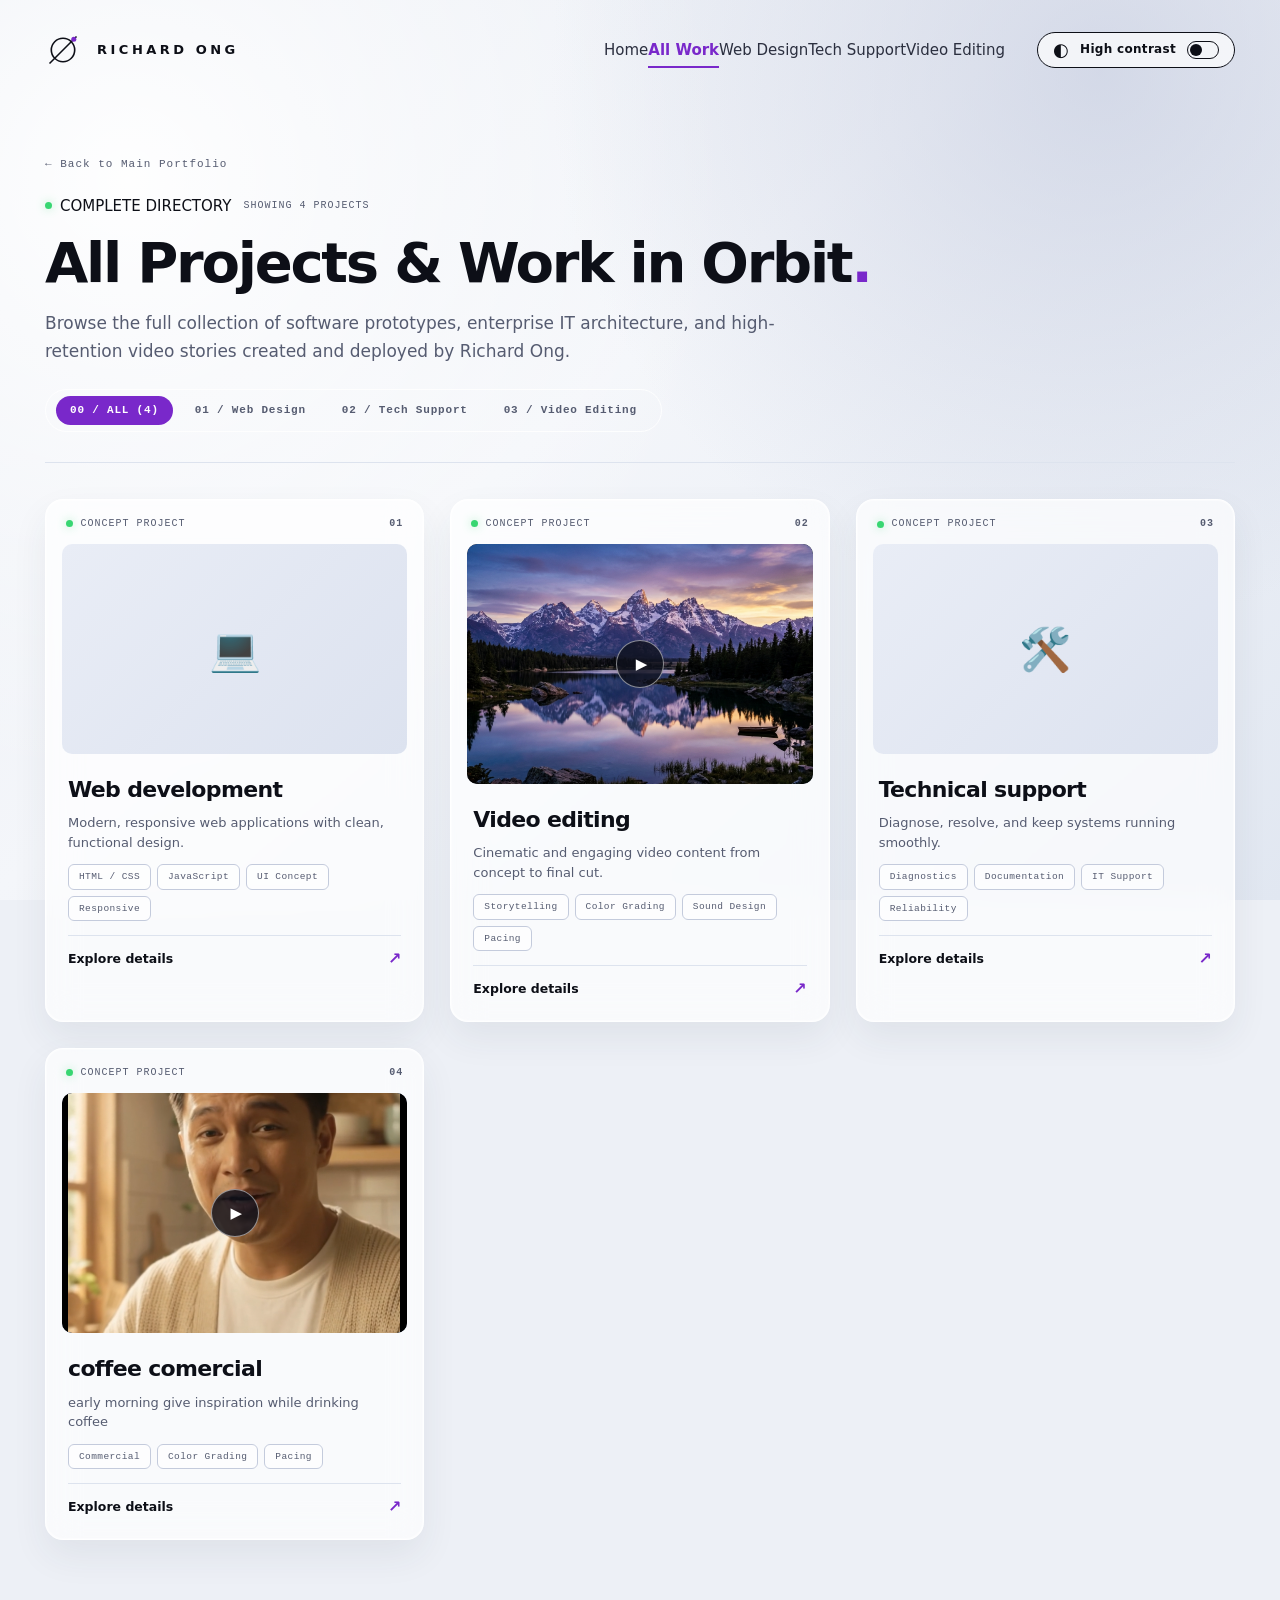
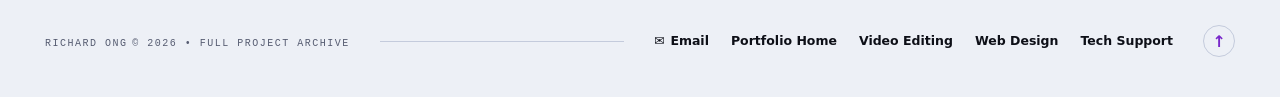
<file: projects.html>
<!doctype html>
<html lang="en">
<head>
  <meta charset="utf-8">
  <meta name="viewport" content="width=device-width, initial-scale=1">
  <meta name="description" content="Complete portfolio directory of Richard Ong across web development, IT systems support, and cinematic video editing.">
  <meta name="theme-color" content="#edf0f6">
  <title>All Projects &amp; Work — Richard Ong</title>
  <link rel="icon" type="image/svg+xml" href="data:image/svg+xml,%3Csvg xmlns='http://www.w3.org/2000/svg' viewBox='0 0 36 36'%3E%3Ccircle cx='18' cy='18' r='12' fill='none' stroke='%230d0f17' stroke-width='2'/%3E%3Cline x1='4' y1='32' x2='32' y2='4' stroke='%230d0f17' stroke-width='2'/%3E%3Ccircle cx='30' cy='6' r='3' fill='%237928ca'/%3E%3C/svg%3E">
  <link rel="stylesheet" href="styles.css?v=20261027_03">
  <script src="archive.js?v=20261027_03" defer></script>
</head>
<body data-page-category="all">
  <a class="skip-link" href="#archive-main">Skip to content</a>

  <!-- =========================================================================
       HEADER NAVIGATION
       ========================================================================= -->
  <header class="site-header shell">
    <a class="brand" href="index.html" aria-label="Portfolio home">
      <svg class="orbit-logo-svg" viewBox="0 0 40 40" width="36" height="36" aria-hidden="true">
        <circle cx="20" cy="20" r="13" fill="none" stroke="currentColor" stroke-width="1.8"/>
        <line x1="5" y1="35" x2="35" y2="5" stroke="currentColor" stroke-width="1.8"/>
        <circle cx="32" cy="8" r="2.8" fill="var(--accent)"/>
      </svg>
      <span class="brand-name" data-profile="name">RICHARD ONG</span>
    </a>

    <button class="menu-toggle" type="button" aria-controls="navigation" aria-expanded="false" hidden>
      <span class="menu-label">Menu</span>
      <span class="menu-bars" aria-hidden="true">
        <span></span><span></span><span></span>
      </span>
    </button>

    <nav id="navigation" aria-label="Main navigation">
      <a href="index.html">Home</a>
      <a href="projects.html" class="active" style="color: var(--accent); font-weight: 700;">All Work</a>
      <a href="development.html">Web Design</a>
      <a href="support.html">Tech Support</a>
      <a href="video.html">Video Editing</a>
    </nav>

    <button class="contrast-toggle" type="button" aria-pressed="false" hidden>
      <span class="contrast-icon" aria-hidden="true">◐</span>
      <span class="contrast-text">High contrast</span>
      <span class="switch" aria-hidden="true"></span>
    </button>
  </header>

  <main id="archive-main" class="shell">
    <!-- =========================================================================
         ARCHIVE HERO
         ========================================================================= -->
    <section class="archive-hero">
      <a href="index.html#work" class="archive-breadcrumb">← Back to Main Portfolio</a>

      <div class="archive-badge-row">
        <span class="concept-badge"><i class="status-dot green"></i> COMPLETE DIRECTORY</span>
        <span id="archive-count-summary" class="micro" style="font-family: var(--font-mono); color: var(--muted); letter-spacing: 1px;">Showing all published projects</span>
      </div>

      <h1 class="archive-title">All Projects &amp; Work in Orbit<span class="accent">.</span></h1>
      <p class="archive-desc">
        Browse the full collection of software prototypes, enterprise IT architecture, and high-retention video stories created and deployed by Richard Ong.
      </p>

      <div class="archive-subnav">
        <button type="button" class="archive-subnav-link archive-tab active" data-filter="all">00 / ALL (<span id="archive-count-badge">4</span>)</button>
        <button type="button" class="archive-subnav-link archive-tab" data-filter="development">01 / Web Design</button>
        <button type="button" class="archive-subnav-link archive-tab" data-filter="support">02 / Tech Support</button>
        <button type="button" class="archive-subnav-link archive-tab" data-filter="video">03 / Video Editing</button>
      </div>
    </section>

    <!-- =========================================================================
         PROJECTS GRID
         ========================================================================= -->
    <section class="archive-content" aria-label="All Projects Directory">
      <div id="archive-grid" class="archive-grid">
        <!-- Dynamic projects populated by archive.js -->
        <div class="loading-state" style="padding: 40px; text-align: center; color: var(--muted); font-family: var(--font-mono);">
          Loading projects...
        </div>
      </div>
    </section>
  </main>

  <!-- =========================================================================
       FOOTER
       ========================================================================= -->
  <footer class="site-footer shell">
    <div class="footer-meta">
      <span class="micro footer-brand" data-profile="name">RICHARD ONG</span>
      <span class="micro footer-copy">© 2026 • Full Project Archive</span>
    </div>

    <div class="footer-center-line" aria-hidden="true"></div>

    <div class="footer-links">
      <a href="mailto:reinard328@gmail.com" id="footer-email" class="footer-link">
        <span class="email-icon" aria-hidden="true">✉</span> Email
      </a>
      <a href="index.html" class="footer-link">Portfolio Home</a>
      <a href="video.html" class="footer-link">Video Editing</a>
      <a href="development.html" class="footer-link">Web Design</a>
      <a href="support.html" class="footer-link">Tech Support</a>
    </div>

    <a class="back-top" href="#archive-main" aria-label="Back to top">↑</a>
  </footer>
</body>
</html>
</file>
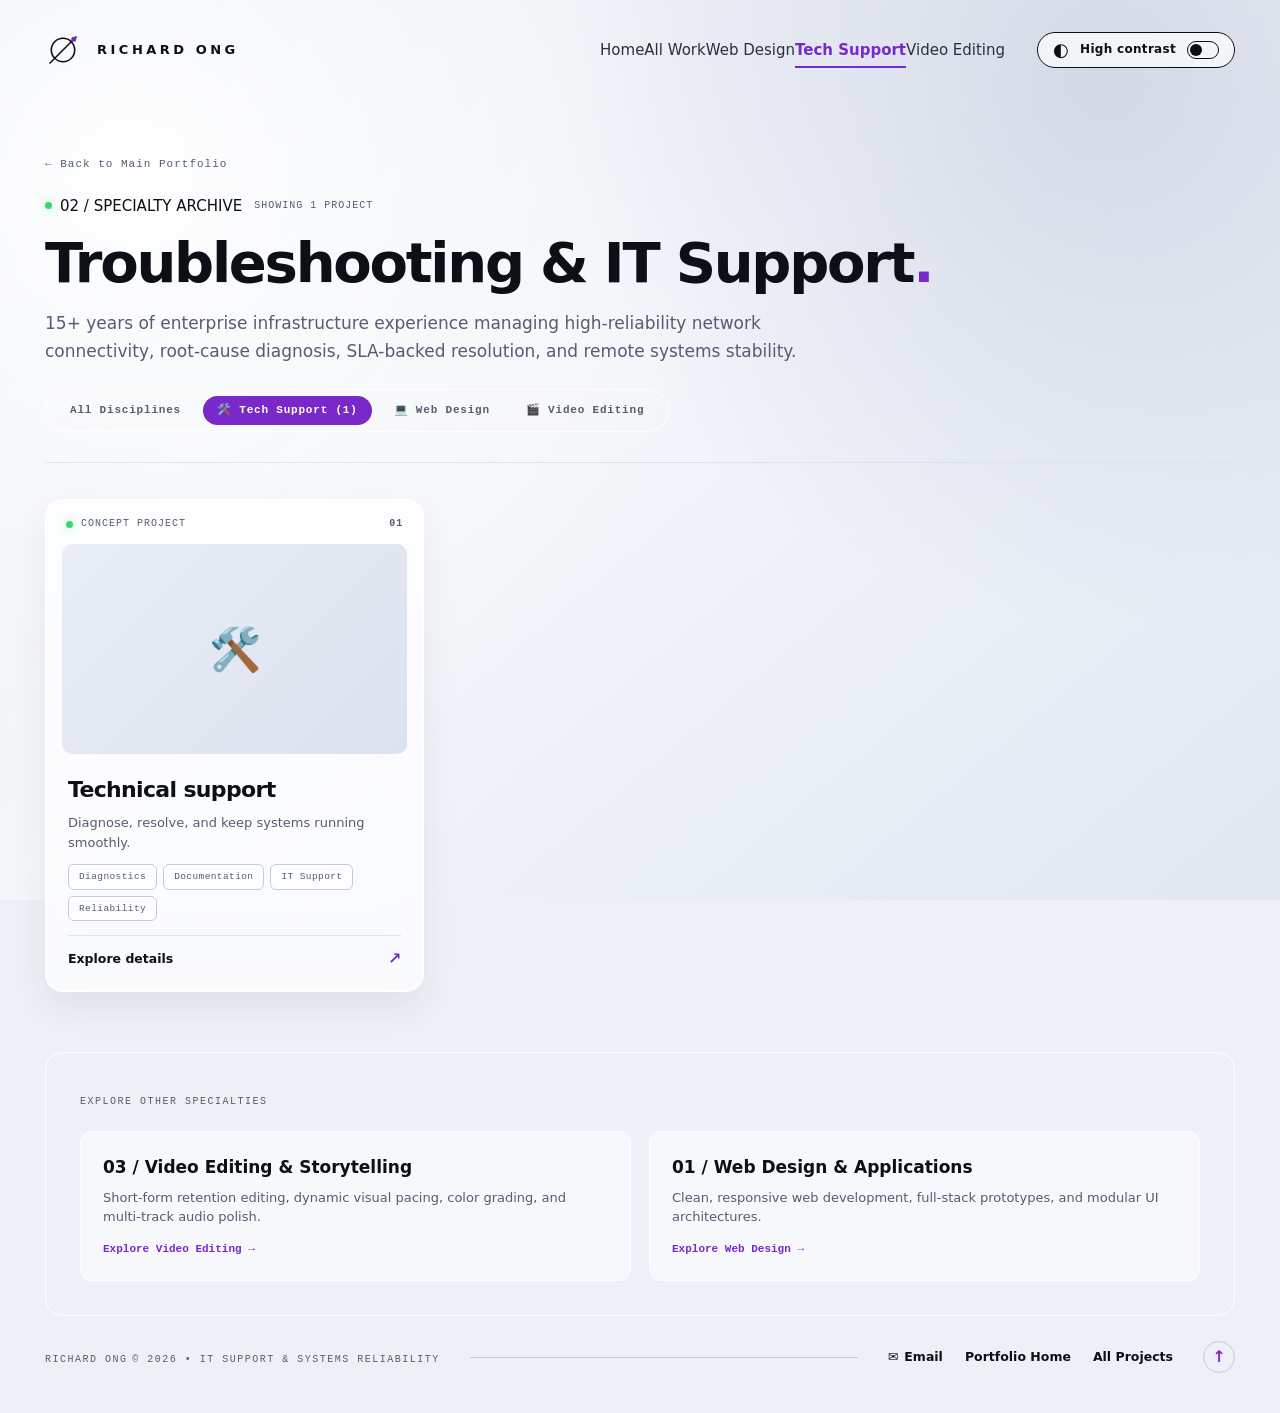
<file: support.html>
<!doctype html>
<html lang="en">
<head>
  <meta charset="utf-8">
  <meta name="viewport" content="width=device-width, initial-scale=1">
  <meta name="description" content="Technical support, enterprise infrastructure stability, and systems diagnostics portfolio of Richard Ong. 15+ years managing 100+ branches.">
  <meta name="theme-color" content="#edf0f6">
  <title>Troubleshooting &amp; IT Support — Richard Ong</title>
  <link rel="icon" type="image/svg+xml" href="data:image/svg+xml,%3Csvg xmlns='http://www.w3.org/2000/svg' viewBox='0 0 36 36'%3E%3Ccircle cx='18' cy='18' r='12' fill='none' stroke='%230d0f17' stroke-width='2'/%3E%3Cline x1='4' y1='32' x2='32' y2='4' stroke='%230d0f17' stroke-width='2'/%3E%3Ccircle cx='30' cy='6' r='3' fill='%237928ca'/%3E%3C/svg%3E">
  <link rel="stylesheet" href="styles.css?v=20261027_03">
  <script src="archive.js?v=20261027_03" defer></script>
</head>
<body data-page-category="support">
  <a class="skip-link" href="#archive-main">Skip to content</a>

  <!-- =========================================================================
       HEADER NAVIGATION
       ========================================================================= -->
  <header class="site-header shell">
    <a class="brand" href="index.html" aria-label="Portfolio home">
      <svg class="orbit-logo-svg" viewBox="0 0 40 40" width="36" height="36" aria-hidden="true">
        <circle cx="20" cy="20" r="13" fill="none" stroke="currentColor" stroke-width="1.8"/>
        <line x1="5" y1="35" x2="35" y2="5" stroke="currentColor" stroke-width="1.8"/>
        <circle cx="32" cy="8" r="2.8" fill="var(--accent)"/>
      </svg>
      <span class="brand-name" data-profile="name">RICHARD ONG</span>
    </a>

    <button class="menu-toggle" type="button" aria-controls="navigation" aria-expanded="false" hidden>
      <span class="menu-label">Menu</span>
      <span class="menu-bars" aria-hidden="true">
        <span></span><span></span><span></span>
      </span>
    </button>

    <nav id="navigation" aria-label="Main navigation">
      <a href="index.html">Home</a>
      <a href="projects.html">All Work</a>
      <a href="development.html">Web Design</a>
      <a href="support.html" class="active" style="color: var(--accent); font-weight: 700;">Tech Support</a>
      <a href="video.html">Video Editing</a>
    </nav>

    <button class="contrast-toggle" type="button" aria-pressed="false" hidden>
      <span class="contrast-icon" aria-hidden="true">◐</span>
      <span class="contrast-text">High contrast</span>
      <span class="switch" aria-hidden="true"></span>
    </button>
  </header>

  <main id="archive-main" class="shell">
    <!-- =========================================================================
         ARCHIVE HERO
         ========================================================================= -->
    <section class="archive-hero">
      <a href="index.html#work" class="archive-breadcrumb">← Back to Main Portfolio</a>

      <div class="archive-badge-row">
        <span class="concept-badge"><i class="status-dot green"></i> 02 / SPECIALTY ARCHIVE</span>
        <span id="archive-count-summary" class="micro" style="font-family: var(--font-mono); color: var(--muted); letter-spacing: 1px;">Showing support projects</span>
      </div>

      <h1 class="archive-title">Troubleshooting &amp; IT Support<span class="accent">.</span></h1>
      <p class="archive-desc">
        15+ years of enterprise infrastructure experience managing high-reliability network connectivity, root-cause diagnosis, SLA-backed resolution, and remote systems stability.
      </p>

      <div class="archive-subnav">
        <a href="projects.html" class="archive-subnav-link">All Disciplines</a>
        <a href="support.html" class="archive-subnav-link active">🛠️ Tech Support (<span id="archive-count-badge">1</span>)</a>
        <a href="development.html" class="archive-subnav-link">💻 Web Design</a>
        <a href="video.html" class="archive-subnav-link">🎬 Video Editing</a>
      </div>
    </section>

    <!-- =========================================================================
         PROJECTS GRID
         ========================================================================= -->
    <section class="archive-content" aria-label="Technical Support Projects">
      <div id="archive-grid" class="archive-grid">
        <!-- Dynamic support projects populated by archive.js -->
        <div class="loading-state" style="padding: 40px; text-align: center; color: var(--muted); font-family: var(--font-mono);">
          Loading IT support projects...
        </div>
      </div>
    </section>

    <!-- =========================================================================
         CROSS-DISCIPLINE SWITCHER
         ========================================================================= -->
    <section class="cross-disciplines-box">
      <span class="micro" style="font-family: var(--font-mono); color: var(--muted); letter-spacing: 1.5px;">EXPLORE OTHER SPECIALTIES</span>
      <div class="cross-disciplines-grid">
        <a href="video.html" class="cross-discipline-card">
          <div>
            <h4>03 / Video Editing &amp; Storytelling</h4>
            <p>Short-form retention editing, dynamic visual pacing, color grading, and multi-track audio polish.</p>
          </div>
          <span class="cross-card-arrow">Explore Video Editing →</span>
        </a>

        <a href="development.html" class="cross-discipline-card">
          <div>
            <h4>01 / Web Design &amp; Applications</h4>
            <p>Clean, responsive web development, full-stack prototypes, and modular UI architectures.</p>
          </div>
          <span class="cross-card-arrow">Explore Web Design →</span>
        </a>
      </div>
    </section>
  </main>

  <!-- =========================================================================
       FOOTER
       ========================================================================= -->
  <footer class="site-footer shell">
    <div class="footer-meta">
      <span class="micro footer-brand" data-profile="name">RICHARD ONG</span>
      <span class="micro footer-copy">© 2026 • IT Support &amp; Systems Reliability</span>
    </div>

    <div class="footer-center-line" aria-hidden="true"></div>

    <div class="footer-links">
      <a href="mailto:reinard328@gmail.com" id="footer-email" class="footer-link">
        <span class="email-icon" aria-hidden="true">✉</span> Email
      </a>
      <a href="index.html" class="footer-link">Portfolio Home</a>
      <a href="projects.html" class="footer-link">All Projects</a>
    </div>

    <a class="back-top" href="#archive-main" aria-label="Back to top">↑</a>
  </footer>
</body>
</html>
</file>
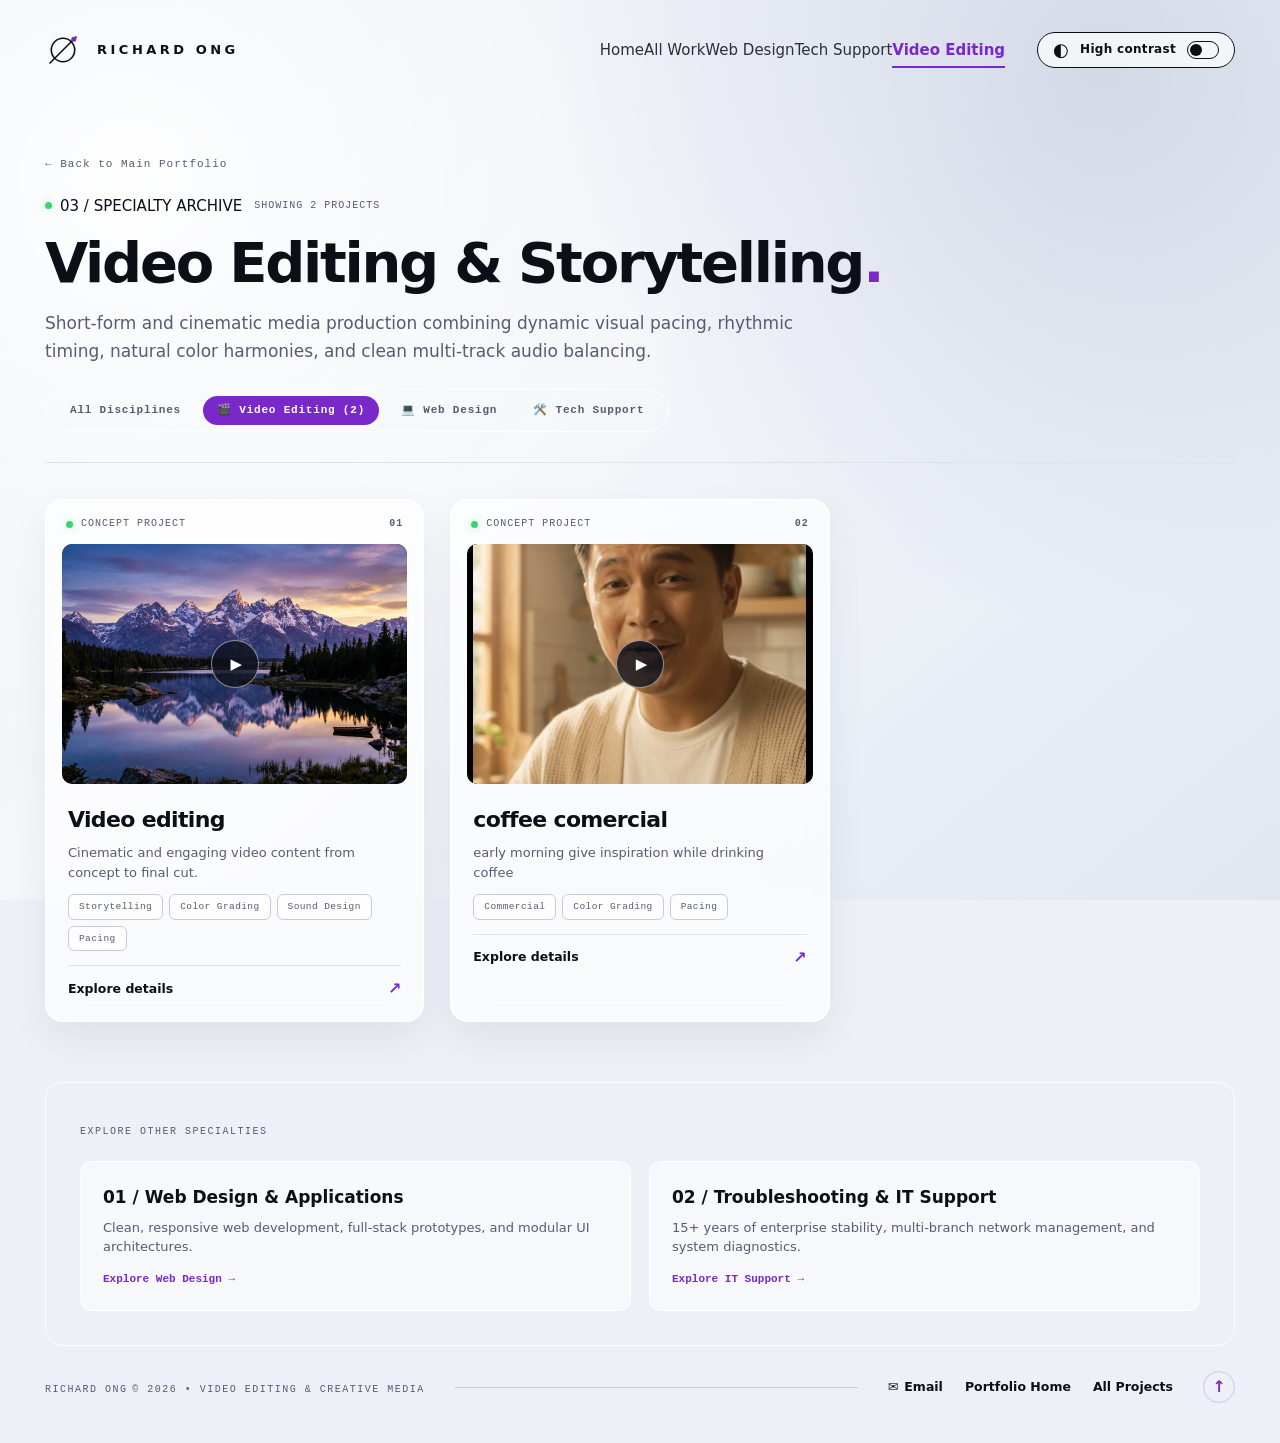
<file: video.html>
<!doctype html>
<html lang="en">
<head>
  <meta charset="utf-8">
  <meta name="viewport" content="width=device-width, initial-scale=1">
  <meta name="description" content="Video editing and cinematic storytelling portfolio of Richard Ong. High-retention narrative arcs, rhythm, sound design, and color grading.">
  <meta name="theme-color" content="#edf0f6">
  <title>Video Editing &amp; Storytelling — Richard Ong</title>
  <link rel="icon" type="image/svg+xml" href="data:image/svg+xml,%3Csvg xmlns='http://www.w3.org/2000/svg' viewBox='0 0 36 36'%3E%3Ccircle cx='18' cy='18' r='12' fill='none' stroke='%230d0f17' stroke-width='2'/%3E%3Cline x1='4' y1='32' x2='32' y2='4' stroke='%230d0f17' stroke-width='2'/%3E%3Ccircle cx='30' cy='6' r='3' fill='%237928ca'/%3E%3C/svg%3E">
  <link rel="stylesheet" href="styles.css?v=20261027_03">
  <script src="archive.js?v=20261027_03" defer></script>
</head>
<body data-page-category="video">
  <a class="skip-link" href="#archive-main">Skip to content</a>

  <!-- =========================================================================
       HEADER NAVIGATION
       ========================================================================= -->
  <header class="site-header shell">
    <a class="brand" href="index.html" aria-label="Portfolio home">
      <svg class="orbit-logo-svg" viewBox="0 0 40 40" width="36" height="36" aria-hidden="true">
        <circle cx="20" cy="20" r="13" fill="none" stroke="currentColor" stroke-width="1.8"/>
        <line x1="5" y1="35" x2="35" y2="5" stroke="currentColor" stroke-width="1.8"/>
        <circle cx="32" cy="8" r="2.8" fill="var(--accent)"/>
      </svg>
      <span class="brand-name" data-profile="name">RICHARD ONG</span>
    </a>

    <button class="menu-toggle" type="button" aria-controls="navigation" aria-expanded="false" hidden>
      <span class="menu-label">Menu</span>
      <span class="menu-bars" aria-hidden="true">
        <span></span><span></span><span></span>
      </span>
    </button>

    <nav id="navigation" aria-label="Main navigation">
      <a href="index.html">Home</a>
      <a href="projects.html">All Work</a>
      <a href="development.html">Web Design</a>
      <a href="support.html">Tech Support</a>
      <a href="video.html" class="active" style="color: var(--accent); font-weight: 700;">Video Editing</a>
    </nav>

    <button class="contrast-toggle" type="button" aria-pressed="false" hidden>
      <span class="contrast-icon" aria-hidden="true">◐</span>
      <span class="contrast-text">High contrast</span>
      <span class="switch" aria-hidden="true"></span>
    </button>
  </header>

  <main id="archive-main" class="shell">
    <!-- =========================================================================
         ARCHIVE HERO
         ========================================================================= -->
    <section class="archive-hero">
      <a href="index.html#work" class="archive-breadcrumb">← Back to Main Portfolio</a>

      <div class="archive-badge-row">
        <span class="concept-badge"><i class="status-dot green"></i> 03 / SPECIALTY ARCHIVE</span>
        <span id="archive-count-summary" class="micro" style="font-family: var(--font-mono); color: var(--muted); letter-spacing: 1px;">Showing video projects</span>
      </div>

      <h1 class="archive-title">Video Editing &amp; Storytelling<span class="accent">.</span></h1>
      <p class="archive-desc">
        Short-form and cinematic media production combining dynamic visual pacing, rhythmic timing, natural color harmonies, and clean multi-track audio balancing.
      </p>

      <div class="archive-subnav">
        <a href="projects.html" class="archive-subnav-link">All Disciplines</a>
        <a href="video.html" class="archive-subnav-link active">🎬 Video Editing (<span id="archive-count-badge">2</span>)</a>
        <a href="development.html" class="archive-subnav-link">💻 Web Design</a>
        <a href="support.html" class="archive-subnav-link">🛠️ Tech Support</a>
      </div>
    </section>

    <!-- =========================================================================
         PROJECTS GRID
         ========================================================================= -->
    <section class="archive-content" aria-label="Video Editing Projects">
      <div id="archive-grid" class="archive-grid">
        <!-- Dynamic video projects populated by archive.js -->
        <div class="loading-state" style="padding: 40px; text-align: center; color: var(--muted); font-family: var(--font-mono);">
          Loading video projects...
        </div>
      </div>
    </section>

    <!-- =========================================================================
         CROSS-DISCIPLINE SWITCHER
         ========================================================================= -->
    <section class="cross-disciplines-box">
      <span class="micro" style="font-family: var(--font-mono); color: var(--muted); letter-spacing: 1.5px;">EXPLORE OTHER SPECIALTIES</span>
      <div class="cross-disciplines-grid">
        <a href="development.html" class="cross-discipline-card">
          <div>
            <h4>01 / Web Design &amp; Applications</h4>
            <p>Clean, responsive web development, full-stack prototypes, and modular UI architectures.</p>
          </div>
          <span class="cross-card-arrow">Explore Web Design →</span>
        </a>

        <a href="support.html" class="cross-discipline-card">
          <div>
            <h4>02 / Troubleshooting &amp; IT Support</h4>
            <p>15+ years of enterprise stability, multi-branch network management, and system diagnostics.</p>
          </div>
          <span class="cross-card-arrow">Explore IT Support →</span>
        </a>
      </div>
    </section>
  </main>

  <!-- =========================================================================
       FOOTER
       ========================================================================= -->
  <footer class="site-footer shell">
    <div class="footer-meta">
      <span class="micro footer-brand" data-profile="name">RICHARD ONG</span>
      <span class="micro footer-copy">© 2026 • Video Editing &amp; Creative Media</span>
    </div>

    <div class="footer-center-line" aria-hidden="true"></div>

    <div class="footer-links">
      <a href="mailto:reinard328@gmail.com" id="footer-email" class="footer-link">
        <span class="email-icon" aria-hidden="true">✉</span> Email
      </a>
      <a href="index.html" class="footer-link">Portfolio Home</a>
      <a href="projects.html" class="footer-link">All Projects</a>
    </div>

    <a class="back-top" href="#archive-main" aria-label="Back to top">↑</a>
  </footer>
</body>
</html>
</file>
<file: styles.css>
/* ==========================================================================
   PORTFOLIO DESIGN SYSTEM & STYLES
   Visual reference: Futuristic silver-white with electric violet accents
   ========================================================================== */

:root {
  /* Core Palette */
  --bg: #edf0f6;
  --bg-gradient: radial-gradient(circle at 86% 8%, rgba(195, 202, 222, 0.65) 0%, transparent 40%),
                radial-gradient(circle at 10% 20%, rgba(255, 255, 255, 0.95) 0%, transparent 45%),
                linear-gradient(140deg, #e9edf4 0%, #f4f6fa 45%, #e1e7f1 100%);
  
  --ink: #0d0f17;
  --ink-secondary: #2b2f3f;
  --muted: #565c71;
  --accent: #7928ca;
  --accent-light: #9d50ff;
  --accent-glow: rgba(121, 40, 202, 0.35);
  --accent-subtle: #f1e8ff;
  --status-green: #38d672;
  --status-green-glow: rgba(56, 214, 114, 0.4);

  --line: #c4cbdc;
  --line-light: #dde3ee;
  --surface: rgba(255, 255, 255, 0.68);
  --surface-hover: rgba(255, 255, 255, 0.88);
  --surface-dark: rgba(16, 18, 27, 0.88);
  --border: rgba(255, 255, 255, 0.85);
  --border-subtle: rgba(190, 198, 215, 0.45);
  --shadow: 0 16px 36px rgba(45, 52, 75, 0.07);
  --shadow-lg: 0 24px 50px rgba(35, 42, 65, 0.12);

  --max: 1320px;
  --radius: 18px;
  --radius-sm: 10px;
  --font-main: -apple-system, BlinkMacSystemFont, "Segoe UI", Roboto, "Inter", "Plus Jakarta Sans", system-ui, sans-serif;
  --font-mono: ui-monospace, SFMono-Regular, "SF Mono", Menlo, Consolas, "Liberation Mono", monospace;
  --transition-fast: 0.2s cubic-bezier(0.16, 1, 0.3, 1);
  --transition-normal: 0.35s cubic-bezier(0.16, 1, 0.3, 1);
}

/* High Contrast Theme */
:root[data-contrast="high"] {
  --bg: #07090e;
  --bg-gradient: none;
  --ink: #ffffff;
  --ink-secondary: #f0f3fa;
  --muted: #c2cbdc;
  --accent: #d2b3ff;
  --accent-light: #e5d4ff;
  --accent-glow: rgba(210, 179, 255, 0.5);
  --accent-subtle: #1e1533;
  --status-green: #59f291;
  --status-green-glow: rgba(89, 242, 145, 0.5);

  --line: #7c8ea8;
  --line-light: #526177;
  --surface: #101524;
  --surface-hover: #182035;
  --surface-dark: #0a0d17;
  --border: #7c8ea8;
  --border-subtle: #526177;
  --shadow: none;
  --shadow-lg: none;
}

/* ==========================================================================
   RESET & BASE STYLES
   ========================================================================== */
*, *::before, *::after {
  box-sizing: border-box;
}

html {
  scroll-behavior: smooth;
  scroll-padding-top: 30px;
}

body {
  margin: 0;
  color: var(--ink);
  background-color: var(--bg);
  background-image: var(--bg-gradient);
  background-attachment: fixed;
  font-family: var(--font-main);
  line-height: 1.6;
  font-size: 15px;
  -webkit-font-smoothing: antialiased;
  -moz-osx-font-smoothing: grayscale;
}

a {
  color: inherit;
  text-decoration: none;
  transition: color var(--transition-fast);
}

button {
  font: inherit;
  color: inherit;
  cursor: pointer;
  border: none;
  background: none;
  -webkit-tap-highlight-color: transparent;
}

img, svg {
  display: block;
  max-width: 100%;
}

h1, h2, h3, h4, p {
  margin-top: 0;
}

a:focus-visible, button:focus-visible, summary:focus-visible {
  outline: 3px solid var(--accent);
  outline-offset: 4px;
}

::selection {
  background: var(--accent);
  color: #ffffff;
}

[hidden] {
  display: none !important;
}

.sr-only {
  position: absolute;
  width: 1px;
  height: 1px;
  padding: 0;
  margin: -1px;
  overflow: hidden;
  clip: rect(0, 0, 0, 0);
  white-space: nowrap;
  border: 0;
}

.skip-link {
  position: fixed;
  left: 20px;
  top: -100px;
  background: var(--ink);
  color: var(--bg);
  padding: 12px 20px;
  z-index: 1000;
  border-radius: 8px;
  font-weight: 600;
  transition: top var(--transition-fast);
}

.skip-link:focus {
  top: 15px;
}

.shell {
  width: calc(100% - 90px);
  max-width: var(--max);
  margin-inline: auto;
}

.section {
  padding-block: 70px;
}

.accent {
  color: var(--accent);
}

.eyebrow {
  display: flex;
  align-items: center;
  gap: 14px;
  font-family: var(--font-mono);
  font-size: 10px;
  letter-spacing: 2px;
  text-transform: uppercase;
  color: var(--muted);
  margin-bottom: 24px;
}

.eyebrow-rule {
  width: 32px;
  height: 1.5px;
  background: var(--muted);
  opacity: 0.8;
}

.micro {
  font-family: var(--font-mono);
  font-size: 10px;
  letter-spacing: 1.5px;
  text-transform: uppercase;
  color: var(--muted);
  line-height: 1.5;
  margin: 0;
}

.status-dot {
  display: inline-block;
  width: 7px;
  height: 7px;
  border-radius: 50%;
  background: var(--status-green);
  box-shadow: 0 0 10px var(--status-green-glow);
}

/* Glassmorphic Cards */
.glass {
  background: var(--surface);
  border: 1px solid var(--border);
  border-radius: var(--radius);
  box-shadow: var(--shadow), inset 0 0 0 1px rgba(255, 255, 255, 0.4);
  backdrop-filter: blur(16px);
  -webkit-backdrop-filter: blur(16px);
  transition: transform var(--transition-normal), box-shadow var(--transition-normal), border-color var(--transition-normal);
}

:root[data-contrast="high"] .glass {
  backdrop-filter: none;
  -webkit-backdrop-filter: none;
  background: var(--surface);
  border-color: var(--border);
}

:root[data-contrast="high"] .nav-dropdown-menu {
  background: #000000;
  border: 1.5px solid #ffffff;
  box-shadow: none;
}

:root[data-contrast="high"] .nav-dropdown-menu::before {
  background: #000000;
  border-left: 1.5px solid #ffffff;
  border-top: 1.5px solid #ffffff;
}

:root[data-contrast="high"] .dropdown-menu-divider {
  background: #526177;
}

:root[data-contrast="high"] .dropdown-item:hover {
  background: #182035;
}

:root[data-contrast="high"] .nav-cta-pill {
  background: transparent;
  border-color: var(--ink);
  color: var(--ink) !important;
}

:root[data-contrast="high"] .nav-cta-pill:hover {
  background: var(--ink);
  color: var(--bg) !important;
}

.glass-dark {
  background: var(--surface-dark);
  border: 1px solid rgba(255, 255, 255, 0.2);
  border-radius: 14px;
  box-shadow: 0 18px 40px rgba(0, 0, 0, 0.38), inset 0 0 0 1px rgba(255, 255, 255, 0.12);
  backdrop-filter: blur(20px);
  -webkit-backdrop-filter: blur(20px);
  color: #f3f5fa;
}

/* ==========================================================================
   SITE HEADER & NAVIGATION
   ========================================================================= */
.site-header {
  display: flex;
  align-items: center;
  gap: clamp(16px, 2.5vw, 36px);
  min-height: 100px;
  padding-block: 15px;
  position: relative;
  z-index: 90;
}

.brand {
  display: inline-flex;
  align-items: center;
  gap: 16px;
  color: var(--ink);
  font-weight: 800;
  letter-spacing: 3.5px;
  font-size: 13px;
  text-transform: uppercase;
  white-space: nowrap;
  flex-shrink: 0;
}

.orbit-logo-svg {
  flex-shrink: 0;
  transition: transform var(--transition-normal);
}

.brand:hover .orbit-logo-svg {
  transform: rotate(45deg);
}

.site-header nav {
  display: flex;
  align-items: center;
  margin-left: auto;
}

.nav-desktop-links {
  display: flex;
  align-items: center;
  gap: clamp(18px, 2vw, 32px);
  font-size: 13.5px;
  font-weight: 600;
  letter-spacing: 0.5px;
}

.nav-mobile-drawer {
  display: none;
}

.nav-link,
.site-header nav a {
  position: relative;
  padding-block: 6px;
  color: var(--ink-secondary);
  white-space: nowrap;
  display: inline-flex;
  align-items: center;
  gap: 6px;
  transition: color var(--transition-fast);
  cursor: pointer;
}

.nav-link::after,
.site-header nav a::after {
  content: '';
  position: absolute;
  left: 0;
  bottom: 0;
  width: 0;
  height: 2px;
  background: var(--accent);
  transition: width var(--transition-fast);
}

.nav-link:hover,
.site-header nav a:hover {
  color: var(--accent);
}

.nav-link:hover::after,
.site-header nav a:hover::after {
  width: 100%;
}

.site-header nav a.nav-active,
.site-header nav a.active {
  color: var(--accent) !important;
  font-weight: 700;
}

.site-header nav a.nav-active::after,
.site-header nav a.active::after {
  width: 100% !important;
}

/* Work Dropdown in Desktop */
.nav-dropdown {
  position: relative;
  display: inline-flex;
  align-items: center;
}

.nav-dropdown-trigger {
  display: inline-flex;
  align-items: center;
  gap: 5px;
  cursor: pointer;
}

.dropdown-chevron {
  transition: transform 0.22s ease;
  flex-shrink: 0;
}

.nav-dropdown:hover .dropdown-chevron,
.nav-dropdown:focus-within .dropdown-chevron {
  transform: rotate(180deg);
}

/* Invisible bridge so mouse hover doesn't close dropdown */
.nav-dropdown::after {
  content: '';
  position: absolute;
  top: 100%;
  left: 0;
  right: 0;
  height: 18px;
}

.nav-dropdown-menu {
  position: absolute;
  top: calc(100% + 14px);
  left: 50%;
  transform: translateX(-50%) translateY(8px);
  min-width: 310px;
  padding: 10px;
  background: rgba(13, 16, 26, 0.96);
  border: 1px solid rgba(255, 255, 255, 0.14);
  border-radius: 16px;
  box-shadow: 0 20px 48px rgba(0, 0, 0, 0.48), 0 0 0 1px rgba(255, 255, 255, 0.05);
  backdrop-filter: blur(20px);
  -webkit-backdrop-filter: blur(20px);
  opacity: 0;
  pointer-events: none;
  visibility: hidden;
  transition: opacity 0.2s cubic-bezier(0.16, 1, 0.3, 1), transform 0.2s cubic-bezier(0.16, 1, 0.3, 1), visibility 0.2s;
  z-index: 1000;
}

.nav-dropdown-menu::before {
  content: '';
  position: absolute;
  top: -6px;
  left: 50%;
  transform: translateX(-50%) rotate(45deg);
  width: 12px;
  height: 12px;
  background: rgba(13, 16, 26, 0.96);
  border-left: 1px solid rgba(255, 255, 255, 0.14);
  border-top: 1px solid rgba(255, 255, 255, 0.14);
}

.nav-dropdown:hover .nav-dropdown-menu,
.nav-dropdown:focus-within .nav-dropdown-menu,
.nav-dropdown-menu.is-active {
  opacity: 1;
  pointer-events: auto;
  visibility: visible;
  transform: translateX(-50%) translateY(0);
}

.dropdown-menu-header {
  font-family: var(--font-mono);
  font-size: 9px;
  letter-spacing: 1.6px;
  color: var(--muted);
  padding: 6px 12px 4px;
  text-transform: uppercase;
}

.dropdown-menu-divider {
  height: 1px;
  background: rgba(255, 255, 255, 0.08);
  margin-block: 5px;
}

.dropdown-item {
  display: flex !important;
  align-items: flex-start;
  gap: 12px;
  padding: 9px 12px;
  border-radius: 10px;
  text-decoration: none;
  transition: background 0.15s ease, transform 0.15s ease;
  color: #f0f3fa !important;
}

.dropdown-item::after {
  display: none !important;
}

.dropdown-item:hover {
  background: rgba(255, 255, 255, 0.08);
  color: #ffffff !important;
  transform: translateX(2px);
}

.dropdown-item-icon {
  font-size: 15px;
  line-height: 1.3;
  flex-shrink: 0;
}

.dropdown-item-info {
  display: flex;
  flex-direction: column;
  gap: 2px;
  flex-grow: 1;
}

.dropdown-item-title {
  font-size: 12.5px;
  font-weight: 700;
  color: #ffffff;
  display: flex;
  align-items: center;
  justify-content: space-between;
}

.dropdown-item-title .arrow-ext {
  color: var(--accent);
  font-size: 11px;
  transition: transform 0.18s ease;
}

.dropdown-item:hover .arrow-ext {
  transform: translate(2px, -2px);
}

.dropdown-item-desc {
  font-size: 10.5px;
  color: #a0aec0;
  line-height: 1.3;
  font-weight: 400;
}

/* Nav CTA Pill Button */
.nav-cta-pill {
  display: inline-flex !important;
  align-items: center;
  gap: 7px;
  padding: 7px 18px;
  border-radius: 40px;
  background: rgba(121, 40, 202, 0.08);
  border: 1.5px solid rgba(121, 40, 202, 0.38);
  color: var(--accent) !important;
  font-size: 12.5px;
  font-weight: 700;
  letter-spacing: 0.3px;
  white-space: nowrap;
  transition: all 0.22s cubic-bezier(0.16, 1, 0.3, 1);
  text-decoration: none;
}

.nav-cta-pill::after {
  display: none !important;
}

.nav-cta-pill:hover {
  background: var(--accent);
  color: #ffffff !important;
  border-color: var(--accent);
  box-shadow: 0 0 20px var(--accent-glow);
  transform: translateY(-1.5px);
}

.pill-arrow {
  font-size: 12px;
  line-height: 1;
  transition: transform 0.2s ease;
}

.nav-cta-pill:hover .pill-arrow {
  transform: translate(2px, -2px);
}

/* High Contrast Toggle */
.contrast-toggle {
  display: flex;
  align-items: center;
  gap: 11px;
  padding: 7px 15px;
  background: rgba(255, 255, 255, 0.7);
  border: 1.5px solid var(--ink);
  border-radius: 40px;
  font-size: 12px;
  font-weight: 700;
  letter-spacing: 0.3px;
  color: var(--ink);
  white-space: nowrap;
  transition: background var(--transition-fast), border-color var(--transition-fast);
}

.contrast-toggle:hover {
  background: rgba(255, 255, 255, 0.95);
  border-color: var(--accent);
}

.contrast-icon {
  font-size: 18px;
  line-height: 1;
}

.switch {
  display: inline-block;
  width: 32px;
  height: 18px;
  border-radius: 20px;
  border: 1.5px solid var(--ink);
  position: relative;
  background: transparent;
}

.switch::after {
  content: '';
  position: absolute;
  top: 1.5px;
  left: 2px;
  width: 12px;
  height: 12px;
  border-radius: 50%;
  background: var(--ink);
  transition: transform 0.22s cubic-bezier(0.16, 1, 0.3, 1);
}

.contrast-toggle[aria-pressed="true"] .switch::after {
  transform: translateX(13px);
  background: var(--accent);
}

.contrast-toggle[aria-pressed="true"] .switch {
  border-color: var(--accent);
}

/* Header Detail / 6 slashes & stacked words */
.header-detail {
  display: flex;
  align-items: center;
  gap: 14px;
}

.slash-accents {
  font-family: var(--font-mono);
  font-size: 13px;
  letter-spacing: 2px;
  color: var(--line);
}

.detail-divider {
  width: 1px;
  height: 32px;
  background: var(--line);
}

.detail-stack {
  display: flex;
  flex-direction: column;
  font-family: var(--font-mono);
  font-size: 7.5px;
  letter-spacing: 1.2px;
  line-height: 1.35;
  color: var(--muted);
}

/* Mobile Menu Toggle */
.menu-toggle {
  display: none;
  align-items: center;
  gap: 10px;
  padding: 8px 16px;
  border: 1px solid var(--line);
  border-radius: 30px;
  background: var(--surface);
  font-size: 12px;
  font-weight: 600;
}

.menu-bars {
  display: flex;
  flex-direction: column;
  gap: 4px;
  width: 18px;
}

.menu-bars span {
  display: block;
  height: 2px;
  background: var(--ink);
  border-radius: 2px;
  transition: transform var(--transition-fast), opacity var(--transition-fast);
}

/* ==========================================================================
   HERO SECTION
   ========================================================================== */
.hero {
  display: grid;
  grid-template-columns: 1fr 1.18fr;
  align-items: center;
  min-height: 600px;
  padding-block: 20px 40px;
  position: relative;
}

.hero-copy {
  z-index: 2;
  position: relative;
}

h1 {
  font-size: clamp(44px, 5.2vw, 72px);
  font-weight: 800;
  line-height: 1.04;
  letter-spacing: -0.04em;
  margin-bottom: 24px;
  color: var(--ink);
}

.hero-intro {
  font-size: 17px;
  line-height: 1.65;
  color: var(--muted);
  max-width: 480px;
  margin-bottom: 34px;
}

.hero-actions {
  display: flex;
  align-items: center;
  gap: 16px;
  flex-wrap: wrap;
}

.button {
  display: inline-flex;
  align-items: center;
  justify-content: space-between;
  gap: 20px;
  border-radius: 50px;
  padding: 8px 12px 8px 26px;
  min-height: 54px;
  font-weight: 600;
  font-size: 13.5px;
  letter-spacing: 0.2px;
  transition: transform var(--transition-fast), box-shadow var(--transition-fast), background var(--transition-fast);
}

.button.primary {
  background: var(--ink);
  color: #ffffff;
  box-shadow: 0 10px 24px rgba(13, 15, 23, 0.15);
}

.button.primary:hover {
  transform: translateY(-2px);
  box-shadow: 0 14px 30px rgba(13, 15, 23, 0.25);
  background: #1f2233;
}

.arrow-disc {
  width: 38px;
  height: 38px;
  border-radius: 50%;
  background: linear-gradient(135deg, #a86bf5, #7928ca);
  display: grid;
  place-items: center;
  color: #ffffff;
  font-size: 18px;
  font-weight: 700;
  transition: transform var(--transition-fast);
}

.button.primary:hover .arrow-disc {
  transform: translateX(3px);
}

.button.secondary {
  border: 1px solid #9aa2b5;
  background: rgba(255, 255, 255, 0.4);
  backdrop-filter: blur(8px);
  color: var(--ink);
  padding: 14px 26px;
}

.button.secondary:hover {
  background: rgba(255, 255, 255, 0.85);
  border-color: var(--ink);
  transform: translateY(-2px);
}

.secondary-arrow {
  font-size: 18px;
  line-height: 1;
  transition: transform var(--transition-fast);
}

.button.secondary:hover .secondary-arrow {
  transform: translateX(3px);
}

.hero-annotation {
  display: flex;
  align-items: flex-start;
  gap: 12px;
  margin-top: 45px;
}

.annotation-bar {
  width: 2px;
  height: 48px;
  background: var(--line);
  flex-shrink: 0;
}

/* ==========================================================================
   ORBITAL HERO ARTWORK & FLOATING PANELS
   ========================================================================== */
.orbital-scene {
  position: relative;
  isolation: isolate;
  min-width: 0;
}

.orbital-stage {
  position: relative;
  width: 100%;
  aspect-ratio: 1.15;
  display: flex;
  align-items: center;
  justify-content: center;
}

.orbital-ambient-glow {
  position: absolute;
  width: 75%;
  height: 75%;
  border-radius: 50%;
  background: radial-gradient(circle, rgba(147, 83, 255, 0.28) 0%, rgba(121, 40, 202, 0.1) 50%, transparent 75%);
  filter: blur(40px);
  z-index: 0;
  pointer-events: none;
}

.orbital-core-container {
  position: relative;
  z-index: 1;
  width: 90%;
  max-width: 540px;
  animation: floatCore 7s ease-in-out infinite;
  display: flex;
  justify-content: center;
}

.orbital-core-image {
  width: 100%;
  height: auto;
  object-fit: contain;
  filter: drop-shadow(0 20px 45px rgba(80, 50, 140, 0.25));
  mask-image: radial-gradient(ellipse at 50% 50%, black 72%, transparent 98%);
  -webkit-mask-image: radial-gradient(ellipse at 50% 50%, black 72%, transparent 98%);
}

@keyframes floatCore {
  0%, 100% {
    transform: translateY(0);
  }
  50% {
    transform: translateY(-10px);
  }
}

/* Floating Glass Panels in Hero */
.floating-panel {
  position: absolute;
  z-index: 3;
  padding: 14px 16px;
  font-family: var(--font-mono);
  box-shadow: 0 20px 40px rgba(0, 0, 0, 0.38), inset 0 0 0 1px rgba(255, 255, 255, 0.2);
  transition: transform 0.3s ease, box-shadow 0.3s ease;
}

.floating-panel:hover {
  transform: scale(1.03) !important;
  box-shadow: 0 26px 50px rgba(0, 0, 0, 0.45), inset 0 0 0 1px rgba(255, 255, 255, 0.35);
}

.panel-heading {
  display: flex;
  align-items: center;
  justify-content: space-between;
  gap: 12px;
  padding-bottom: 8px;
  margin-bottom: 10px;
  border-bottom: 1px solid rgba(255, 255, 255, 0.14);
  font-size: 11px;
  letter-spacing: 1px;
  text-transform: uppercase;
}

.panel-tag {
  display: flex;
  align-items: center;
  gap: 8px;
  font-weight: 700;
  color: #ffffff;
}

.panel-num {
  color: rgba(255, 255, 255, 0.7);
  font-size: 10px;
}

.panel-dots {
  letter-spacing: 2px;
  color: rgba(255, 255, 255, 0.4);
}

/* Build Panel (Top Left) */
.build-panel {
  top: 4%;
  left: 0;
  width: 215px;
  transform: rotate(-5deg);
}

.code-snippet {
  margin: 0;
  font-family: var(--font-mono);
  font-size: 11px;
  line-height: 1.5;
  color: #e4e7f2;
}

.code-comment { color: #8791a8; }
.code-keyword { color: #d094ff; font-weight: 600; }
.code-fn { color: #94b8ff; }
.code-return { color: #f99191; }
.code-call { color: #a4f57c; }

/* Support Panel (Top Right) */
.support-panel {
  top: 5%;
  right: -2%;
  width: 220px;
  transform: rotate(5deg);
}

.support-list {
  list-style: none;
  padding: 0;
  margin: 0;
}

.support-list li {
  display: flex;
  align-items: center;
  justify-content: space-between;
  padding-block: 5px;
  font-size: 9.5px;
  border-bottom: 1px solid rgba(255, 255, 255, 0.08);
  color: #e2e6f3;
}

.support-list li:last-child {
  border-bottom: none;
}

.support-item {
  display: flex;
  align-items: center;
  gap: 6px;
}

.icon-circle.green-tint {
  display: inline-grid;
  place-items: center;
  width: 13px;
  height: 13px;
  border-radius: 50%;
  background: rgba(56, 214, 114, 0.2);
  color: var(--status-green);
  font-size: 8px;
  font-weight: bold;
}

.check-icon {
  color: var(--status-green);
  font-weight: bold;
  font-size: 11px;
}

/* Edit Panel (Bottom Right) */
.edit-panel {
  bottom: 14%;
  right: 0%;
  width: 235px;
  transform: rotate(2deg);
}

.mini-video-player {
  position: relative;
  width: 100%;
  height: 75px;
  border-radius: 6px;
  overflow: hidden;
}

.mini-video-player img {
  width: 100%;
  height: 100%;
  object-fit: cover;
}

.mini-play-btn {
  position: absolute;
  top: 50%;
  left: 50%;
  transform: translate(-50%, -50%);
  width: 28px;
  height: 28px;
  border-radius: 50%;
  background: rgba(14, 16, 25, 0.75);
  border: 1px solid rgba(255, 255, 255, 0.4);
  color: #ffffff;
  display: grid;
  place-items: center;
  font-size: 11px;
  padding-left: 2px;
}

.mini-timeline {
  position: relative;
  margin-top: 8px;
  padding-top: 4px;
}

.timeline-tracks {
  display: flex;
  gap: 4px;
  height: 14px;
  margin-bottom: 3px;
}

.timeline-tracks .track {
  border-radius: 3px;
  height: 100%;
}

.tr-purple { flex: 2; background: linear-gradient(90deg, #9b5cf6, #7425d9); }
.tr-blue { flex: 1.5; background: #3b82f6; }
.tr-green { flex: 1.2; background: var(--status-green); }
.tr-yellow { flex: 1; background: #f59e0b; }

.timeline-waveform-mini {
  height: 8px;
  overflow: hidden;
}

.timeline-waveform-mini svg {
  width: 100%;
  height: 100%;
}

.timeline-scrubber {
  position: absolute;
  top: 0;
  bottom: 0;
  width: 2px;
  background: #ffffff;
  box-shadow: 0 0 6px rgba(255, 255, 255, 0.8);
}

.scene-note {
  position: absolute;
  right: -1%;
  bottom: 2%;
  z-index: 2;
  margin-top: 0;
}

.scene-note .annotation-bar {
  background: var(--accent);
}

/* ==========================================================================
   ORBIT STRIP & CATEGORY FILTER TABS
   ========================================================================== */
.orbit-strip {
  display: flex;
  align-items: center;
  justify-content: space-between;
  border-top: 1px solid var(--line);
  border-bottom: 1px solid var(--line);
  padding-block: 16px;
  margin-top: 30px;
}

.filters {
  display: flex;
  align-items: center;
  gap: 36px;
  flex-wrap: wrap;
}

.filter-tab {
  font-family: var(--font-mono);
  font-size: 12px;
  letter-spacing: 1.2px;
  font-weight: 600;
  color: var(--muted);
  padding-block: 6px;
  position: relative;
  transition: color var(--transition-fast);
}

.filter-tab:hover {
  color: var(--ink);
}

.filter-tab.active {
  color: var(--accent);
}

.filter-tab.active::after {
  content: '';
  position: absolute;
  left: 0;
  bottom: -16px;
  width: 100%;
  height: 2px;
  background: var(--accent);
}

.tab-index {
  color: var(--line);
  margin-right: 4px;
}

.filter-tab.active .tab-index {
  color: var(--accent);
}

.strip-legend {
  display: flex;
  align-items: center;
  gap: 16px;
}

.legend-line {
  width: 100px;
  height: 1px;
  background: var(--line);
}

.legend-text {
  font-family: var(--font-mono);
  font-size: 9px;
  letter-spacing: 1.5px;
  color: var(--muted);
  line-height: 1.35;
}

/* ==========================================================================
   WORK SECTION ("WORK IN ORBIT.")
   ========================================================================== */
.section-heading {
  display: flex;
  align-items: flex-end;
  justify-content: space-between;
  gap: 24px;
  margin-bottom: 34px;
}

h2 {
  font-size: clamp(34px, 4.2vw, 54px);
  font-weight: 800;
  letter-spacing: -0.04em;
  line-height: 1.1;
  margin-bottom: 8px;
  color: var(--ink);
}

.section-sub {
  font-size: 15px;
  color: var(--muted);
  margin: 0;
}

.section-code {
  font-size: 10px;
  letter-spacing: 2px;
  margin-bottom: 8px;
}

/* Project Grid: 2 columns matching reference */
.project-grid {
  display: grid;
  grid-template-columns: 1.18fr 1fr;
  gap: 22px;
  align-items: start;
}

.project-card {
  padding: 16px;
  display: flex;
  flex-direction: column;
}

.project-card:hover {
  transform: translateY(-4px);
  box-shadow: var(--shadow-lg), inset 0 0 0 1px rgba(255, 255, 255, 0.7);
  border-color: rgba(255, 255, 255, 0.95);
}

.development-card {
  grid-row: span 2;
  align-self: stretch;
}

.project-label {
  display: flex;
  align-items: center;
  justify-content: space-between;
  padding: 0 4px 12px;
  font-family: var(--font-mono);
  font-size: 10px;
  letter-spacing: 1px;
  color: var(--muted);
}

.concept-badge {
  display: flex;
  align-items: center;
  gap: 8px;
  text-transform: uppercase;
}

.project-num {
  font-weight: 600;
}

/* Project Visual Containers */
.project-visual {
  border-radius: 12px;
  overflow: hidden;
  position: relative;
}

/* 1. Dashboard Visual (Nova Workspace) */
.dashboard-visual {
  background: linear-gradient(145deg, #d8dcee, #f7f9fe 50%, #bdc5dd);
  min-height: 480px;
  flex: 1;
  padding: 24px 16px 0;
  display: flex;
  flex-direction: column;
}

.dashboard-window {
  display: grid;
  grid-template-columns: 105px 1fr;
  background: #ffffff;
  border-radius: 14px;
  border: 1px solid #ffffff;
  box-shadow: 0 20px 40px rgba(50, 60, 95, 0.16);
  transform: perspective(1000px) rotateY(-4deg) rotateX(2deg);
  overflow: hidden;
  min-height: 380px;
}

.dash-sidebar {
  background: #f4f3fa;
  border-right: 1px solid #ebebf5;
  padding: 18px 10px;
  display: flex;
  flex-direction: column;
  gap: 18px;
}

.dash-logo {
  font-weight: 800;
  font-size: 11px;
  letter-spacing: 1.5px;
  color: var(--accent);
  display: flex;
  align-items: center;
  gap: 5px;
}

.dash-nav {
  display: flex;
  flex-direction: column;
  gap: 8px;
  font-size: 9.5px;
  font-weight: 600;
  color: var(--muted);
}

.dash-item {
  padding: 7px 8px;
  border-radius: 8px;
  cursor: pointer;
  transition: background var(--transition-fast);
}

.dash-item.active {
  background: #ebdfff;
  color: var(--accent);
}

.dash-content {
  padding: 20px 18px;
  display: flex;
  flex-direction: column;
  gap: 16px;
}

.dash-topbar {
  display: flex;
  justify-content: flex-end;
  gap: 12px;
  font-size: 12px;
  color: var(--muted);
}

.dash-banner {
  display: flex;
  align-items: center;
  justify-content: space-between;
  gap: 12px;
}

.dash-heading {
  font-size: 20px;
  font-weight: 800;
  letter-spacing: -0.03em;
  line-height: 1.15;
  margin: 0 0 4px;
  color: var(--ink);
}

.dash-desc {
  font-size: 10.5px;
  color: var(--muted);
  margin: 0;
}

.mock-button {
  display: inline-block;
  padding: 8px 14px;
  background: linear-gradient(135deg, #9d54ff, #7928ca);
  color: #ffffff;
  border-radius: 30px;
  font-size: 10px;
  font-weight: 700;
  white-space: nowrap;
}

.dash-chart-box {
  background: #fafbff;
  border: 1px solid #e8eaf6;
  border-radius: 10px;
  padding: 10px 12px 6px;
}

.chart-header {
  display: flex;
  justify-content: space-between;
  font-size: 9px;
  color: var(--muted);
  font-weight: 600;
  margin-bottom: 4px;
}

.dash-chart-svg {
  width: 100%;
  height: 65px;
  display: block;
}

/* 4 KPI Metrics matching reference image */
.dash-metrics-grid {
  display: grid;
  grid-template-columns: repeat(4, 1fr);
  gap: 8px;
}

.dash-kpi {
  background: #f4f5fb;
  border-radius: 8px;
  padding: 8px 6px;
  text-align: center;
}

.kpi-label {
  display: block;
  font-size: 7.5px;
  color: var(--muted);
  text-transform: uppercase;
  margin-bottom: 4px;
}

.kpi-val {
  display: block;
  font-size: 13px;
  font-weight: 800;
  color: var(--ink);
  line-height: 1.1;
}

.kpi-trend {
  display: block;
  font-size: 8px;
  font-weight: 700;
  margin-top: 2px;
}

.green-text {
  color: #10b981;
}

/* 3D Acrylic Platform Slab with glowing top edge */
.dashboard-platform-reflection {
  position: relative;
  height: 90px;
  margin: 12px -20px -20px;
  perspective: 600px;
}

.acrylic-edge {
  position: absolute;
  top: 0;
  left: 0;
  right: 0;
  height: 3px;
  background: linear-gradient(90deg, rgba(255, 255, 255, 0.4), rgba(255, 255, 255, 1) 50%, rgba(255, 255, 255, 0.4));
  box-shadow: 0 0 12px rgba(255, 255, 255, 0.9);
}

.acrylic-body {
  position: absolute;
  top: 3px;
  left: 0;
  right: 0;
  bottom: 0;
  background: linear-gradient(180deg, rgba(255, 255, 255, 0.65) 0%, rgba(210, 218, 238, 0.45) 45%, rgba(180, 190, 215, 0.15) 100%);
  backdrop-filter: blur(8px);
  border-left: 1px solid rgba(255, 255, 255, 0.8);
  border-right: 1px solid rgba(255, 255, 255, 0.8);
  box-shadow: inset 0 10px 20px rgba(255, 255, 255, 0.5), 0 15px 30px rgba(70, 80, 120, 0.1);
}

/* 2. Video Visual */
.video-visual {
  background: #252a3a;
  height: 240px;
  display: flex;
  flex-direction: column;
}

.video-preview-frame {
  position: relative;
  flex: 1;
  overflow: hidden;
}

.video-preview-frame img {
  width: 100%;
  height: 100%;
  object-fit: cover;
}

.video-play-disc {
  position: absolute;
  top: 50%;
  left: 50%;
  transform: translate(-50%, -50%);
  width: 48px;
  height: 48px;
  border-radius: 50%;
  background: rgba(14, 17, 28, 0.8);
  border: 1.5px solid rgba(255, 255, 255, 0.5);
  display: grid;
  place-items: center;
  color: #ffffff;
  transition: transform var(--transition-fast), background var(--transition-fast);
}

.project-card:hover .video-play-disc {
  transform: translate(-50%, -50%) scale(1.1);
  background: rgba(121, 40, 202, 0.85);
  border-color: #ffffff;
}

.play-triangle {
  font-size: 15px;
  padding-left: 3px;
}

.nle-timeline-bar {
  background: #0f121d;
  padding: 8px 12px;
  position: relative;
}

.timeline-meta {
  display: flex;
  justify-content: space-between;
  font-family: var(--font-mono);
  font-size: 7.5px;
  letter-spacing: 1px;
  color: #a8b0c8;
  margin-bottom: 5px;
}

.timeline-multitrack {
  display: flex;
  gap: 3px;
  height: 18px;
  margin-bottom: 4px;
}

.track-block {
  border-radius: 3px;
  display: flex;
  align-items: center;
  padding-left: 6px;
  font-family: var(--font-mono);
  font-size: 6.5px;
  font-weight: 700;
  color: rgba(255, 255, 255, 0.9);
}

.clip-purple { background: #7c3aed; }
.clip-blue { background: #2563eb; }
.clip-green { background: #059669; }
.clip-yellow { background: #d97706; }

.audio-waveform-row {
  height: 14px;
  overflow: hidden;
}

.waveform-svg {
  width: 100%;
  height: 100%;
}

.nle-playhead-line {
  position: absolute;
  top: 0;
  bottom: 0;
  width: 2px;
  background: #ff4757;
  box-shadow: 0 0 8px rgba(255, 71, 87, 0.9);
}

.playhead-marker {
  position: absolute;
  top: -2px;
  left: -4px;
  width: 10px;
  height: 6px;
  background: #38d672;
  clip-path: polygon(0 0, 100% 0, 50% 100%);
}

/* 3. Technical Support Visual with SVG circuit traces */
.network-visual {
  background: linear-gradient(135deg, #f7f9ff 0%, #e6ecf7 100%);
  min-height: 240px;
  padding: 18px 14px;
  display: flex;
  align-items: center;
  justify-content: center;
}

.network-diagram-container {
  display: grid;
  grid-template-columns: 1fr 130px 1fr;
  align-items: center;
  gap: 0;
  width: 100%;
  position: relative;
}

.network-column {
  display: flex;
  flex-direction: column;
  gap: 12px;
  z-index: 2;
}

.net-node {
  display: flex;
  align-items: center;
  gap: 10px;
  background: rgba(255, 255, 255, 0.92);
  border: 1px solid #d4dbee;
  border-radius: 10px;
  padding: 7px 11px;
  box-shadow: 0 4px 12px rgba(40, 50, 75, 0.05);
}

.node-icon {
  font-size: 15px;
  flex-shrink: 0;
}

.node-text {
  display: flex;
  flex-direction: column;
}

.node-name {
  font-size: 10px;
  font-weight: 700;
  color: var(--ink);
  line-height: 1.2;
}

.node-status {
  font-size: 8.5px;
  font-weight: 600;
}

.green-status {
  color: #15803d;
}

.network-hub-area {
  position: relative;
  width: 130px;
  height: 180px;
  display: flex;
  align-items: center;
  justify-content: center;
}

.circuit-traces-svg {
  position: absolute;
  inset: 0;
  width: 100%;
  height: 100%;
  pointer-events: none;
}

.network-hub {
  position: relative;
  z-index: 3;
  display: grid;
  place-items: center;
  width: 64px;
  height: 64px;
}

.hub-pulse-ring {
  position: absolute;
  inset: -6px;
  border: 2px solid var(--accent);
  border-radius: 50%;
  opacity: 0.4;
  animation: pulseHub 3s ease-in-out infinite;
}

@keyframes pulseHub {
  0%, 100% { transform: scale(0.95); opacity: 0.3; }
  50% { transform: scale(1.1); opacity: 0.7; }
}

.hub-core {
  width: 52px;
  height: 52px;
  border-radius: 50%;
  background: #ffffff;
  border: 2px solid var(--accent);
  box-shadow: 0 0 18px var(--accent-glow);
  display: grid;
  place-items: center;
  font-size: 20px;
}

/* Project Copy & Card Footer */
.project-copy {
  display: flex;
  align-items: flex-end;
  justify-content: space-between;
  gap: 16px;
  padding: 18px 6px 4px;
}

.project-copy-main {
  flex: 1;
}

.project-copy h3 {
  font-size: 22px;
  font-weight: 800;
  letter-spacing: -0.03em;
  margin-bottom: 6px;
  color: var(--ink);
}

.project-copy p {
  font-size: 13px;
  color: var(--muted);
  line-height: 1.5;
  margin-bottom: 12px;
}

.tags {
  display: flex;
  flex-wrap: wrap;
  gap: 6px;
  margin-bottom: 14px;
}

.tags span {
  font-family: var(--font-mono);
  font-size: 9.5px;
  letter-spacing: 0.4px;
  padding: 4px 10px;
  background: rgba(255, 255, 255, 0.55);
  border: 1px solid var(--line);
  border-radius: 6px;
  color: var(--muted);
}

:root[data-contrast="high"] .tags span {
  background: var(--surface);
  border-color: var(--line);
}

/* Concept Disclosure Accordion */
.concept-disclosure {
  border-top: 1px solid var(--line-light);
  padding-top: 10px;
}

.concept-disclosure summary {
  font-size: 12.5px;
  font-weight: 600;
  color: var(--ink);
  cursor: pointer;
  list-style: none;
  display: flex;
  align-items: center;
  justify-content: space-between;
}

.concept-disclosure summary::-webkit-details-marker {
  display: none;
}

.summary-arrow {
  color: var(--accent);
  font-size: 16px;
  transition: transform var(--transition-fast);
}

.concept-disclosure[open] .summary-arrow {
  transform: rotate(45deg);
}

.disclosure-body {
  padding-top: 10px;
  font-size: 12px;
  color: var(--muted);
  line-height: 1.6;
}

.project-live-link {
  display: inline-block;
  margin-top: 8px;
  color: var(--accent);
  font-weight: 700;
  text-decoration: underline;
}

/* Card Circle Button */
.card-circle-btn {
  width: 44px;
  height: 44px;
  border-radius: 50%;
  border: 1.5px solid var(--line);
  display: grid;
  place-items: center;
  color: var(--accent);
  font-size: 20px;
  flex-shrink: 0;
  transition: transform var(--transition-fast), border-color var(--transition-fast), background var(--transition-fast);
}

.project-card:hover .card-circle-btn {
  border-color: var(--accent);
  background: var(--accent-subtle);
  transform: scale(1.08);
}

/* Filter State & Multi-project Layout Adjustments */
.project-grid.is-filtered,
.project-grid.has-more-projects {
  grid-template-columns: repeat(2, minmax(0, 1fr));
}

.project-grid.is-filtered .development-card,
.project-grid.has-more-projects .development-card {
  grid-row: auto;
}

.video-preview-frame.full-radius,
.video-preview-frame:last-child {
  border-radius: 10px;
}

/* ==========================================================================
   CAPABILITIES SECTION ("THREE SKILLS. ONE WORKFLOW.")
   ========================================================================== */
.capabilities-section {
  background: rgba(255, 255, 255, 0.4);
  border-block: 1px solid rgba(255, 255, 255, 0.8);
}

:root[data-contrast="high"] .capabilities-section {
  background: #0d1220;
  border-color: var(--line);
}

.heading-note {
  padding-left: 24px;
  border-left: 1.5px solid var(--line);
  font-size: 13.5px;
  color: var(--muted);
  max-width: 380px;
  line-height: 1.55;
  margin: 0;
}

.capability-grid {
  display: grid;
  grid-template-columns: repeat(3, 1fr);
  gap: 20px;
}

.capability {
  padding: 24px;
  position: relative;
  overflow: hidden;
}

.capability::after {
  content: '';
  position: absolute;
  inset: 0;
  background: linear-gradient(135deg, transparent 50%, rgba(255, 255, 255, 0.4) 52%, transparent 60%);
  pointer-events: none;
}

.capability:hover {
  transform: translateY(-4px);
  box-shadow: var(--shadow-lg);
  border-color: rgba(255, 255, 255, 0.95);
}

.cap-number {
  display: flex;
  align-items: center;
  justify-content: space-between;
  font-family: var(--font-mono);
  font-size: 13px;
  font-weight: 600;
  color: var(--muted);
  margin-bottom: 24px;
}

.cap-arrow {
  color: var(--accent);
  font-size: 20px;
  transition: transform var(--transition-fast);
}

.capability:hover .cap-arrow {
  transform: translate(3px, -3px);
}

.cap-body {
  display: flex;
  gap: 18px;
}

.cap-icon-box {
  width: 58px;
  height: 58px;
  border-radius: 12px;
  background: var(--accent-subtle);
  border: 1px solid rgba(121, 40, 202, 0.3);
  display: grid;
  place-items: center;
  color: var(--accent);
  flex-shrink: 0;
  transition: transform var(--transition-fast);
}

.capability:hover .cap-icon-box {
  transform: scale(1.08);
}

.cap-info h3 {
  font-size: 17px;
  font-weight: 700;
  letter-spacing: -0.02em;
  margin-bottom: 8px;
  color: var(--ink);
}

.cap-info p {
  font-size: 13px;
  color: var(--muted);
  line-height: 1.6;
  margin: 0;
}

/* ==========================================================================
   ABOUT SECTION
   ========================================================================== */
.about-section {
  display: grid;
  grid-template-columns: 1fr 1.25fr;
  gap: 60px;
  align-items: center;
}

.about-caption {
  margin-top: 24px;
}

.about-copy {
  padding: 36px;
}

.editable-label {
  display: inline-block;
  font-family: var(--font-mono);
  font-size: 9px;
  letter-spacing: 1.5px;
  color: var(--accent);
  border: 1px dashed currentColor;
  padding: 4px 10px;
  border-radius: 4px;
  margin-bottom: 20px;
}

.about-copy h3 {
  font-size: 26px;
  font-weight: 800;
  letter-spacing: -0.03em;
  margin-bottom: 18px;
  color: var(--ink);
}

.about-copy p {
  font-size: 14.5px;
  color: var(--muted);
  line-height: 1.7;
  margin-bottom: 16px;
}

.about-copy .location {
  display: flex;
  align-items: center;
  gap: 8px;
  font-family: var(--font-mono);
  font-size: 11px;
  color: var(--ink);
  font-weight: 600;
  margin-bottom: 0;
  margin-top: 24px;
}

/* ==========================================================================
   CONTACT / CTA BANNER ("READY FOR WHAT'S NEXT?")
   ========================================================================== */
.contact-section {
  padding-bottom: 40px;
}

.contact-panel {
  padding: 45px 50px;
  display: flex;
  align-items: center;
  justify-content: space-between;
  gap: 40px;
  background: radial-gradient(ellipse at 88% 90%, rgba(198, 197, 230, 0.45) 0%, transparent 65%),
              linear-gradient(120deg, rgba(255, 255, 255, 0.85) 0%, rgba(235, 240, 250, 0.75) 100%);
  position: relative;
  overflow: hidden;
  border-radius: 30px;
}

.contact-panel::before {
  content: '';
  position: absolute;
  width: 700px;
  height: 220px;
  border: 1.5px solid rgba(255, 255, 255, 0.9);
  border-radius: 50%;
  transform: rotate(-22deg);
  right: -100px;
  top: -40px;
  pointer-events: none;
}

.contact-main {
  flex: 1;
}

.contact-main .eyebrow {
  margin-bottom: 16px;
}

.contact-main h2 {
  font-size: clamp(34px, 4.4vw, 56px);
  margin-bottom: 12px;
}

.contact-sub {
  font-size: 14.5px;
  color: var(--muted);
  margin-bottom: 20px;
}

.contact-email {
  font-size: 20px;
  font-weight: 700;
  color: var(--ink);
  border-bottom: 2px solid var(--accent);
  padding-bottom: 4px;
  display: inline-block;
  transition: color var(--transition-fast), border-color var(--transition-fast);
}

.contact-email:hover {
  color: var(--accent);
}

.placeholder-note {
  font-size: 11px;
  color: var(--muted);
  margin: 12px 0 0;
}

.contact-arrow-btn {
  display: grid;
  place-items: center;
  width: 90px;
  height: 90px;
  border-radius: 50%;
  background: linear-gradient(135deg, #a46bf5, #7928ca);
  color: #ffffff !important;
  font-size: 38px;
  font-weight: 700;
  box-shadow: 0 10px 30px var(--accent-glow);
  border: 2px solid rgba(255, 255, 255, 0.7);
  outline: 2px solid var(--accent);
  outline-offset: 5px;
  flex-shrink: 0;
  transition: transform var(--transition-fast), box-shadow var(--transition-fast);
}

.contact-arrow-btn:hover {
  transform: scale(1.08) translateX(4px);
  box-shadow: 0 16px 40px var(--accent-glow);
}

.contact-side-note {
  display: flex;
  align-items: center;
  gap: 16px;
  flex-shrink: 0;
}

.side-note-line {
  width: 1px;
  height: 50px;
  background: var(--line);
}

/* ==========================================================================
   FOOTER
   ========================================================================== */
.site-footer {
  display: flex;
  align-items: center;
  gap: 30px;
  padding-block: 25px 40px;
}

.site-footer .brand {
  font-size: 11px;
  letter-spacing: 2.5px;
}

.footer-center-line {
  flex: 1;
  height: 1px;
  background: var(--line);
}

.footer-links {
  display: flex;
  align-items: center;
  gap: 22px;
  font-size: 12.5px;
  font-weight: 600;
}

.footer-link {
  display: inline-flex;
  align-items: center;
  gap: 6px;
}

.footer-social-wrapper {
  display: inline-flex;
  align-items: center;
  gap: 7px;
  color: var(--muted);
  font-size: 12px;
}

.social-icon {
  flex-shrink: 0;
}

.footer-social-wrapper a {
  display: inline-flex;
  align-items: center;
  gap: 6px;
  color: var(--ink);
}

.footer-social-wrapper a:hover {
  color: var(--accent);
}

.footer-accent-dot {
  width: 6px;
  height: 6px;
  border-radius: 50%;
  background: var(--accent);
}

.back-top {
  width: 32px;
  height: 32px;
  border-radius: 50%;
  border: 1px solid var(--line);
  display: grid;
  place-items: center;
  color: var(--accent);
  font-size: 16px;
  font-weight: bold;
  transition: transform var(--transition-fast), border-color var(--transition-fast);
}

.back-top:hover {
  border-color: var(--accent);
  transform: translateY(-3px);
}

.noscript {
  padding-block: 20px;
  color: var(--muted);
  font-size: 13px;
  text-align: center;
}

/* ==========================================================================
   RESPONSIVE DESIGN BREAKPOINTS
   ========================================================================== */

/* Tablet Landscape / Medium Desktop */
@media (max-width: 1100px) {
  .shell {
    width: calc(100% - 50px);
  }

  .site-header {
    gap: 24px;
  }

  .header-detail {
    display: none;
  }

  .hero {
    grid-template-columns: 1fr 1fr;
    min-height: 520px;
  }

  h1 {
    font-size: clamp(38px, 4.8vw, 56px);
  }

  .floating-panel {
    padding: 10px 12px;
  }

  .build-panel {
    width: 180px;
  }

  .code-snippet {
    font-size: 9.5px;
  }

  .support-panel {
    width: 190px;
  }

  .edit-panel {
    width: 200px;
  }

  .project-grid {
    grid-template-columns: 1fr 1fr;
  }

  .development-card {
    grid-row: auto;
  }

  .dashboard-visual {
    min-height: 400px;
  }

  .about-section {
    gap: 40px;
  }

  .contact-panel {
    padding: 35px 30px;
  }

  .contact-arrow-btn {
    width: 75px;
    height: 75px;
    font-size: 30px;
  }
}

/* Tablet Portrait & Mobile Nav */
@media (max-width: 840px) {
  .site-header {
    flex-wrap: wrap;
    gap: 16px;
    min-height: auto;
    padding-block: 18px;
  }

  .site-header .brand {
    margin-right: auto;
  }

  .menu-toggle:not([hidden]) {
    display: inline-flex;
  }

  .site-header nav {
    order: 4;
    flex-basis: 100%;
    margin: 0;
    padding: 0;
    border: none;
    width: 100%;
  }

  .site-header nav.js-collapsible {
    display: none;
  }

  .site-header nav.is-open {
    display: flex;
    flex-direction: column;
    align-items: stretch;
    background: var(--surface);
    border: 1px solid var(--line);
    border-radius: 18px;
    padding: 20px;
    margin-top: 12px;
    box-shadow: 0 20px 45px rgba(0, 0, 0, 0.22);
    animation: navDrawerSlide 0.25s cubic-bezier(0.16, 1, 0.3, 1);
  }

  .nav-desktop-links {
    display: none !important;
  }

  .nav-mobile-drawer {
    display: flex !important;
    flex-direction: column;
    gap: 16px;
    width: 100%;
  }

  .nav-mobile-group {
    display: flex;
    flex-direction: column;
    gap: 6px;
  }

  .nav-mobile-label {
    font-family: var(--font-mono);
    font-size: 9.5px;
    letter-spacing: 1.8px;
    color: var(--muted);
    padding-inline: 8px;
    margin-bottom: 2px;
    text-transform: uppercase;
  }

  .nav-mobile-link {
    display: flex !important;
    align-items: center;
    gap: 12px;
    padding: 10px 14px;
    border-radius: 10px;
    font-size: 14px;
    font-weight: 600;
    color: var(--ink) !important;
    text-decoration: none;
    transition: background var(--transition-fast), color var(--transition-fast);
  }

  .nav-mobile-link::after {
    display: none !important;
  }

  .nav-mobile-link:hover,
  .nav-mobile-link:focus {
    background: var(--surface-hover);
    color: var(--accent) !important;
  }

  .nav-mobile-dot {
    width: 6px;
    height: 6px;
    border-radius: 50%;
    background: var(--line);
    transition: background var(--transition-fast), transform var(--transition-fast);
  }

  .nav-mobile-link:hover .nav-mobile-dot {
    background: var(--accent);
    transform: scale(1.3);
  }

  .nav-mobile-divider {
    height: 1px;
    background: var(--line-light);
    margin-block: 2px;
  }

  .nav-mobile-page-link {
    display: flex !important;
    align-items: center;
    justify-content: space-between;
    gap: 12px;
    padding: 11px 14px;
    border-radius: 12px;
    font-size: 13.5px;
    font-weight: 600;
    color: var(--ink) !important;
    background: rgba(255, 255, 255, 0.03);
    border: 1px solid var(--line-light);
    text-decoration: none;
    transition: all var(--transition-fast);
  }

  .nav-mobile-page-link::after {
    display: none !important;
  }

  .nav-mobile-page-link .page-icon {
    font-size: 15px;
    flex-shrink: 0;
  }

  .nav-mobile-page-link .page-title {
    flex-grow: 1;
  }

  .nav-mobile-page-link .page-arrow {
    color: var(--accent);
    font-weight: 700;
    transition: transform var(--transition-fast);
  }

  .nav-mobile-page-link:hover,
  .nav-mobile-page-link:focus {
    background: var(--surface-hover);
    border-color: var(--accent);
    color: var(--accent) !important;
    transform: translateX(3px);
  }

  .nav-mobile-page-link:hover .page-arrow {
    transform: translate(2px, -2px);
  }

  .nav-mobile-page-link.highlight {
    background: rgba(121, 40, 202, 0.08);
    border-color: rgba(121, 40, 202, 0.4);
    color: var(--accent) !important;
  }

  /* Support for archive pages where desktop nav links are flat */
  .site-header nav.is-open a:not(.nav-mobile-link):not(.nav-mobile-page-link) {
    display: flex;
    align-items: center;
    padding: 11px 14px;
    border-radius: 10px;
    background: var(--surface-hover);
    border: 1px solid var(--line-light);
    color: var(--ink);
    font-size: 13.5px;
    font-weight: 600;
    text-decoration: none;
    margin-bottom: 6px;
  }

  .site-header nav.is-open a:not(.nav-mobile-link):not(.nav-mobile-page-link)::after {
    display: none;
  }

  .site-header nav.is-open a:not(.nav-mobile-link):not(.nav-mobile-page-link):hover {
    border-color: var(--accent);
    color: var(--accent);
  }

  @keyframes navDrawerSlide {
    from {
      opacity: 0;
      transform: translateY(-8px);
    }
    to {
      opacity: 1;
      transform: translateY(0);
    }
  }

  .hero {
    grid-template-columns: 1fr;
    gap: 30px;
    min-height: auto;
  }

  .orbital-stage {
    max-width: 480px;
    margin-inline: auto;
  }

  .orbit-strip {
    flex-direction: column;
    align-items: flex-start;
    gap: 16px;
  }

  .strip-legend {
    display: none;
  }

  .project-grid {
    grid-template-columns: 1fr;
  }

  .capability-grid {
    grid-template-columns: 1fr;
    gap: 16px;
  }

  .about-section {
    grid-template-columns: 1fr;
    gap: 24px;
  }

  .contact-panel {
    flex-direction: column;
    align-items: flex-start;
  }

  .contact-side-note {
    display: none;
  }
}

/* Mobile Devices */
@media (max-width: 580px) {
  .shell {
    width: calc(100% - 32px);
  }

  .site-header {
    padding-block: 16px;
  }

  .brand-name {
    font-size: 11px;
    letter-spacing: 2px;
  }

  .contrast-toggle {
    padding: 6px 12px;
    font-size: 11px;
  }

  .contrast-text {
    display: none;
  }

  h1 {
    font-size: 38px;
    letter-spacing: -0.03em;
  }

  .hero-intro {
    font-size: 15px;
  }

  .hero-actions {
    flex-direction: column;
    align-items: stretch;
  }

  .button {
    justify-content: center;
  }

  .hero-annotation {
    display: none;
  }

  .orbital-stage {
    aspect-ratio: 1.1;
  }

  .floating-panel {
    transform: none !important;
  }

  .build-panel {
    top: 2%;
    left: -2%;
    width: 155px;
    padding: 8px 10px;
  }

  .code-snippet {
    font-size: 8px;
  }

  .support-panel {
    top: 3%;
    right: -2%;
    width: 160px;
    padding: 8px 10px;
  }

  .support-list li {
    font-size: 8px;
  }

  .edit-panel {
    bottom: 6%;
    right: -2%;
    width: 175px;
    padding: 8px 10px;
  }

  .mini-video-player {
    height: 55px;
  }

  .filters {
    gap: 12px;
    width: 100%;
    justify-content: space-between;
  }

  .filter-tab {
    font-size: 10px;
    letter-spacing: 0.8px;
  }

  .tab-index {
    display: none;
  }

  h2 {
    font-size: 32px;
  }

  .dashboard-window {
    grid-template-columns: 1fr;
  }

  .dash-sidebar {
    display: none;
  }

  .dash-metrics-grid {
    grid-template-columns: repeat(2, 1fr);
  }

  .network-diagram-container {
    grid-template-columns: 1fr;
    gap: 14px;
  }

  .network-hub-area {
    display: none;
  }

  .contact-panel {
    padding: 28px 20px;
    border-radius: 20px;
  }

  .contact-email {
    font-size: 16px;
  }

  .contact-arrow-btn {
    width: 65px;
    height: 65px;
    font-size: 26px;
  }

  .site-footer {
    flex-wrap: wrap;
    gap: 18px;
  }

  .footer-center-line {
    display: none;
  }

  .footer-links {
    flex-wrap: wrap;
    gap: 14px;
    width: 100%;
  }

  .back-top {
    margin-left: auto;
  }
}

/* ==========================================================================
   REDUCED MOTION & ACCESSIBILITY
   ========================================================================== */
@media (prefers-reduced-motion: reduce) {
  html {
    scroll-behavior: auto !important;
  }

  *, *::before, *::after {
    animation-duration: 0.01ms !important;
    animation-iteration-count: 1 !important;
    transition-duration: 0.01ms !important;
  }

  .orbital-core-container {
    animation: none !important;
  }

  .hub-pulse-ring {
    animation: none !important;
  }
}

/* Forced Colors (Windows High Contrast mode) */
@media (forced-colors: active) {
  .glass, .glass-dark, .floating-panel {
    border: 1px solid CanvasText;
  }
  .switch::after {
    background: ButtonText;
  }
  .accent {
    color: LinkText;
  }
}

/* ==========================================================================
   CATEGORY ACTION BUTTONS ON MAIN PAGE
   ========================================================================== */
.category-page-btn {
  display: inline-flex;
  align-items: center;
  justify-content: space-between;
  width: 100%;
  margin-top: 14px;
  padding: 10px 16px;
  background: var(--surface-glass);
  border: 1px solid var(--border);
  border-radius: 8px;
  color: var(--accent);
  font-family: var(--font-mono);
  font-size: 11.5px;
  font-weight: 700;
  letter-spacing: 0.5px;
  text-decoration: none;
  transition: all var(--transition-fast);
  box-shadow: 0 2px 6px rgba(13, 15, 23, 0.04);
}

.category-page-btn:hover {
  background: var(--accent);
  color: #ffffff !important;
  border-color: var(--accent);
  transform: translateY(-2px);
  box-shadow: 0 8px 18px rgba(121, 40, 202, 0.25);
}

.category-page-btn .cat-count {
  display: inline-block;
  padding: 2px 7px;
  background: rgba(121, 40, 202, 0.1);
  border-radius: 12px;
  font-size: 10px;
  transition: background var(--transition-fast), color var(--transition-fast);
}

.category-page-btn:hover .cat-count {
  background: rgba(255, 255, 255, 0.25);
  color: #ffffff;
}

/* ==========================================================================
   SPECIALTY ARCHIVE PAGES (VIDEO, DEVELOPMENT, SUPPORT, ALL PROJECTS)
   ========================================================================== */
.archive-hero {
  padding-block: 50px 30px;
  border-bottom: 1px solid var(--line-light);
  margin-bottom: 36px;
}

.archive-breadcrumb {
  display: inline-flex;
  align-items: center;
  gap: 8px;
  font-family: var(--font-mono);
  font-size: 11px;
  letter-spacing: 1px;
  color: var(--muted);
  text-decoration: none;
  margin-bottom: 20px;
  transition: color var(--transition-fast);
}

.archive-breadcrumb:hover {
  color: var(--accent);
}

.archive-badge-row {
  display: flex;
  align-items: center;
  gap: 12px;
  margin-bottom: 14px;
}

.archive-title {
  font-size: clamp(34px, 4.6vw, 56px);
  font-weight: 800;
  letter-spacing: -0.04em;
  line-height: 1.12;
  color: var(--ink);
  margin: 0 0 16px;
}

.archive-desc {
  font-size: clamp(15px, 1.8vw, 17px);
  line-height: 1.6;
  color: var(--muted);
  max-width: 780px;
  margin: 0 0 24px;
}

.archive-subnav {
  display: flex;
  align-items: center;
  gap: 8px;
  flex-wrap: wrap;
  padding: 6px 10px;
  background: var(--surface-glass);
  border: 1px solid var(--border);
  border-radius: 30px;
  width: fit-content;
}

.archive-subnav-link {
  font-family: var(--font-mono);
  font-size: 11px;
  letter-spacing: 0.8px;
  padding: 6px 14px;
  border-radius: 20px;
  color: var(--muted);
  text-decoration: none;
  font-weight: 600;
  transition: all var(--transition-fast);
}

.archive-subnav-link:hover {
  color: var(--ink);
  background: rgba(121, 40, 202, 0.08);
}

.archive-subnav-link.active {
  background: var(--accent);
  color: #ffffff !important;
}

.archive-grid {
  display: grid;
  grid-template-columns: repeat(auto-fill, minmax(360px, 1fr));
  gap: 26px;
  align-items: stretch;
  margin-bottom: 60px;
}

@media (max-width: 768px) {
  .archive-grid {
    grid-template-columns: 1fr;
  }
}

.cross-disciplines-box {
  margin-top: 50px;
  padding: 34px;
  border-radius: 18px;
  border: 1px solid var(--border);
  background: var(--surface-glass);
}

.cross-disciplines-grid {
  display: grid;
  grid-template-columns: repeat(auto-fit, minmax(260px, 1fr));
  gap: 18px;
  margin-top: 20px;
}

.cross-discipline-card {
  padding: 22px;
  border-radius: 12px;
  border: 1px solid var(--border);
  background: rgba(255, 255, 255, 0.5);
  text-decoration: none;
  color: var(--ink);
  transition: all var(--transition-fast);
  display: flex;
  flex-direction: column;
  justify-content: space-between;
}

.cross-discipline-card:hover {
  transform: translateY(-3px);
  border-color: var(--accent);
  box-shadow: 0 12px 28px rgba(121, 40, 202, 0.12);
}

.cross-discipline-card h4 {
  margin: 0 0 6px;
  font-size: 17px;
  font-weight: 700;
  color: var(--ink);
}

.cross-discipline-card p {
  margin: 0 0 14px;
  font-size: 13px;
  color: var(--muted);
  line-height: 1.5;
}

.cross-card-arrow {
  font-family: var(--font-mono);
  font-size: 11px;
  font-weight: 700;
  color: var(--accent);
}

/* Lightbox video modal */
.video-lightbox {
  position: fixed;
  inset: 0;
  z-index: 1000;
  background: rgba(10, 13, 22, 0.85);
  backdrop-filter: blur(10px);
  -webkit-backdrop-filter: blur(10px);
  display: grid;
  place-items: center;
  padding: 20px;
}

.video-lightbox-content {
  position: relative;
  width: 100%;
  max-width: 860px;
  background: #0f121d;
  border: 1px solid rgba(255, 255, 255, 0.2);
  border-radius: 14px;
  overflow: hidden;
  box-shadow: 0 25px 60px rgba(0, 0, 0, 0.6);
}

.video-lightbox-close {
  position: absolute;
  top: 14px;
  right: 14px;
  z-index: 10;
  width: 36px;
  height: 36px;
  border-radius: 50%;
  background: rgba(255, 255, 255, 0.2);
  border: none;
  color: #ffffff;
  font-size: 16px;
  cursor: pointer;
  display: grid;
  place-items: center;
  transition: background var(--transition-fast);
}

.video-lightbox-close:hover {
  background: var(--accent);
}
</file>
